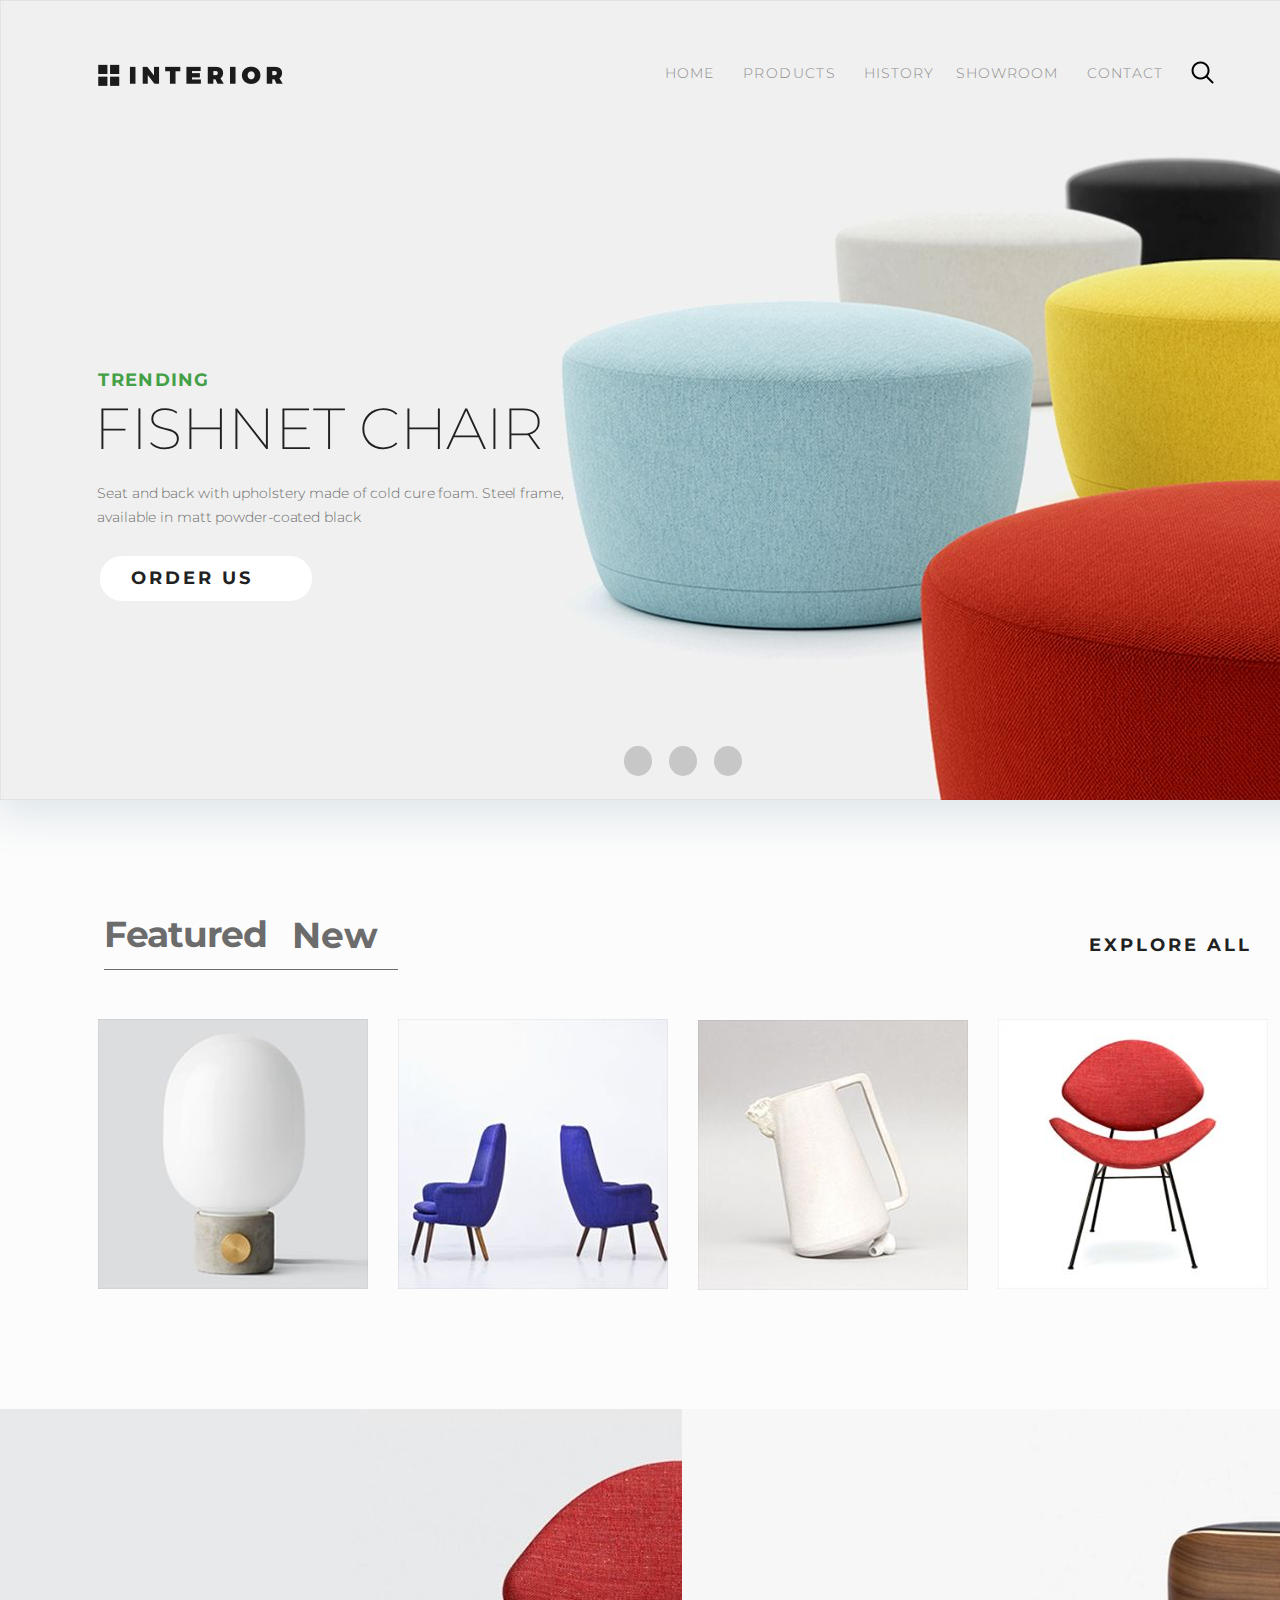
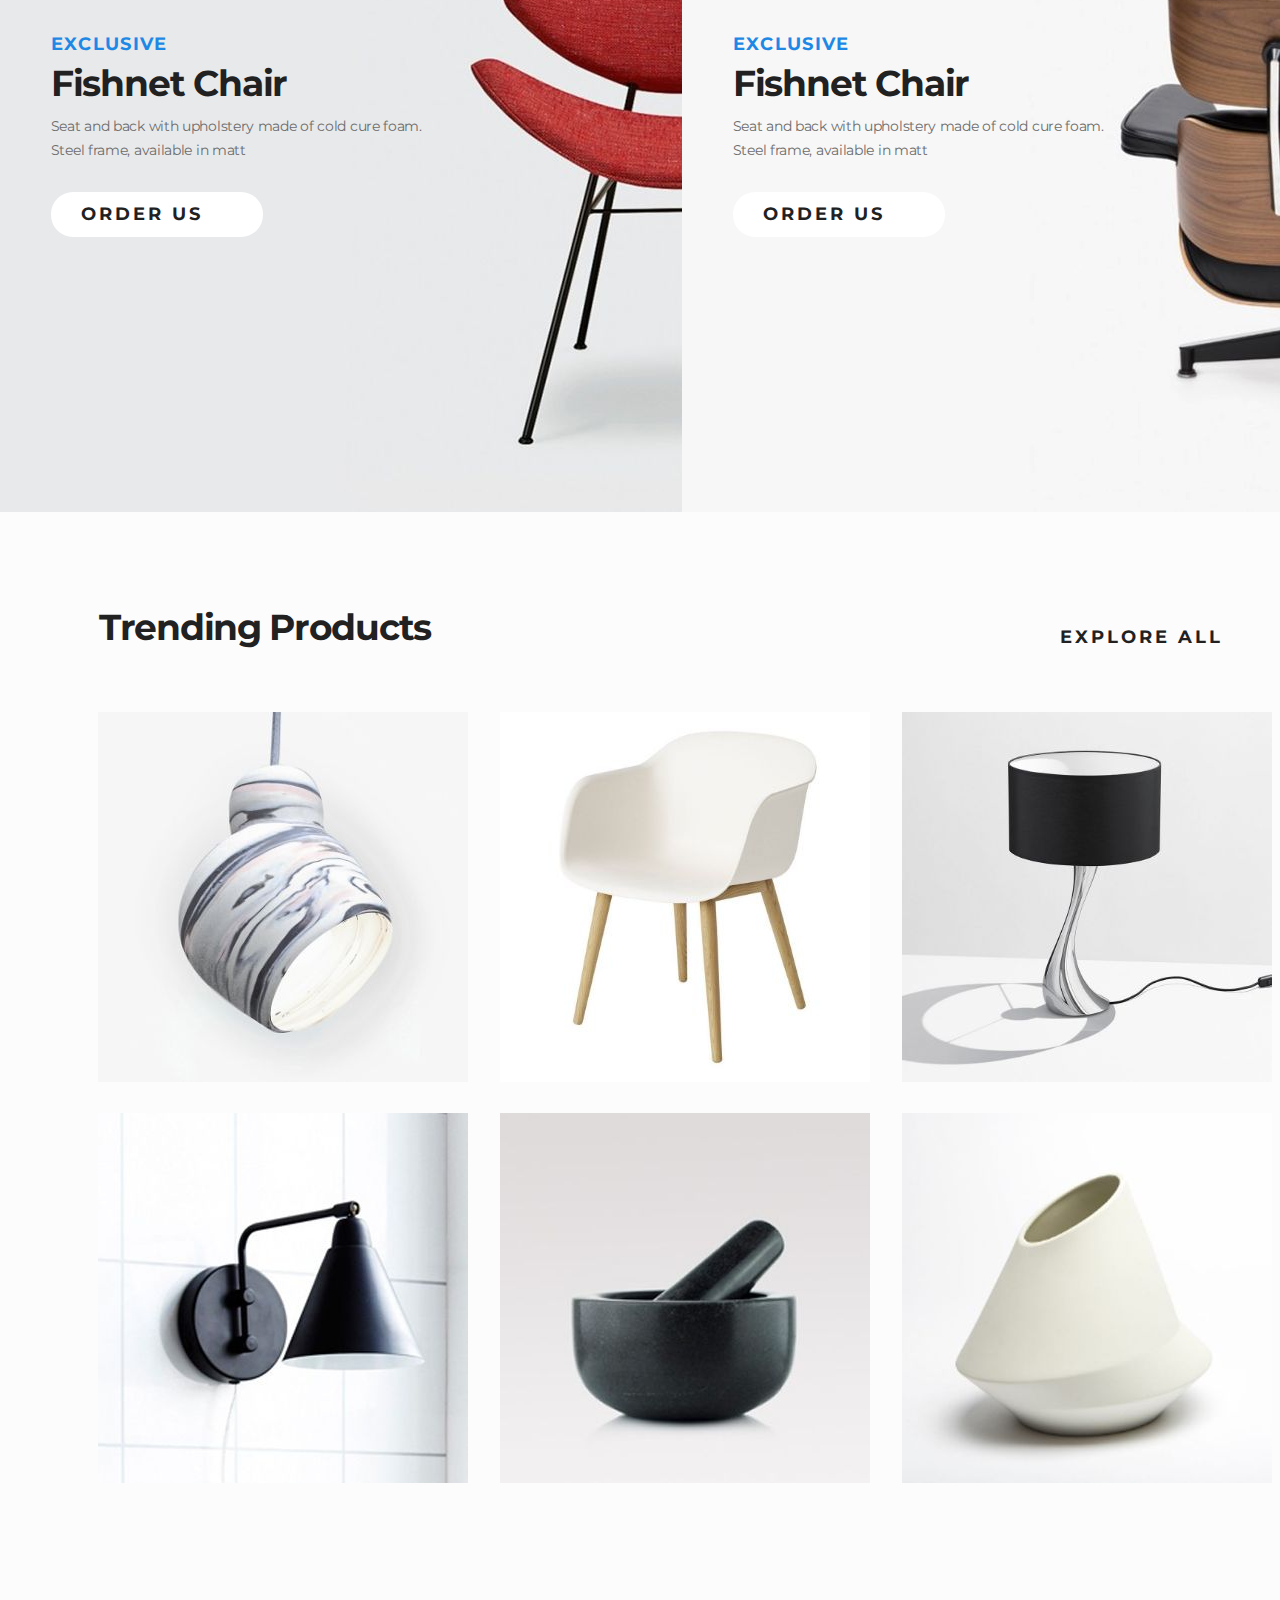
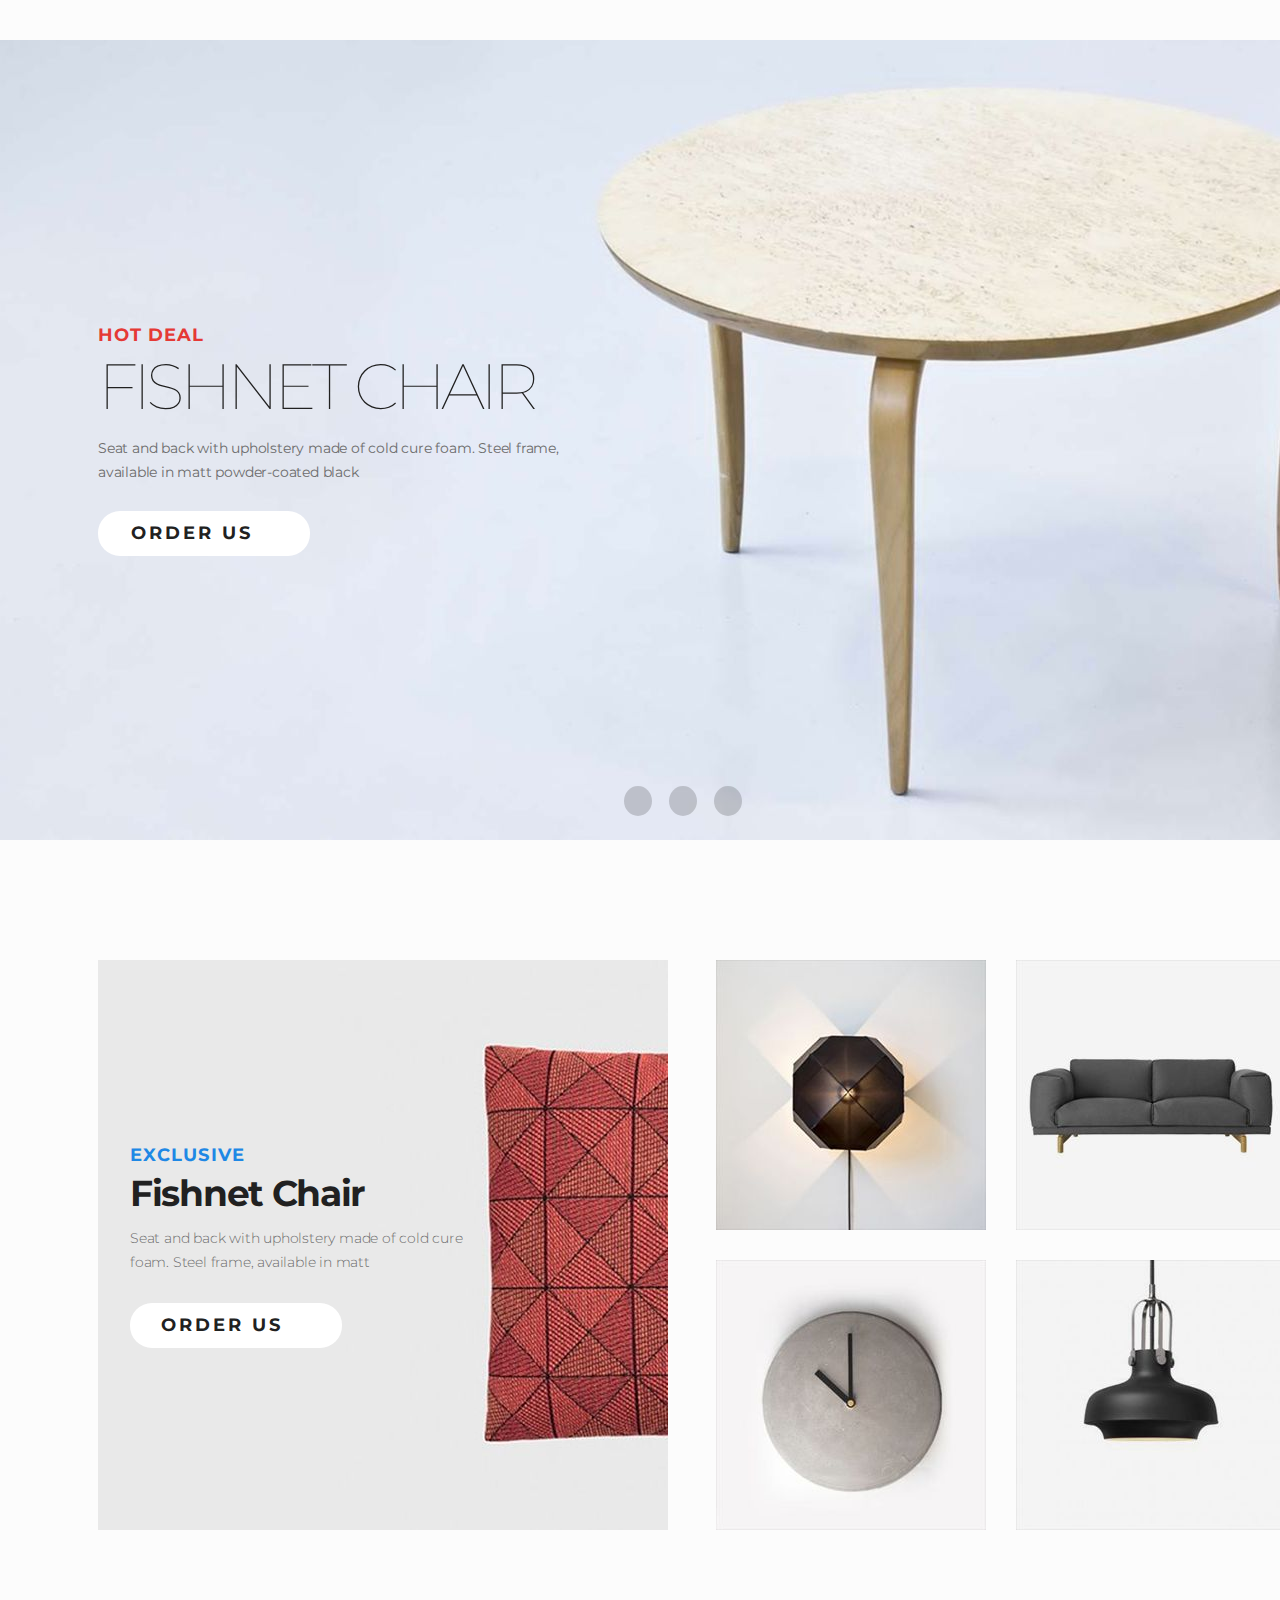
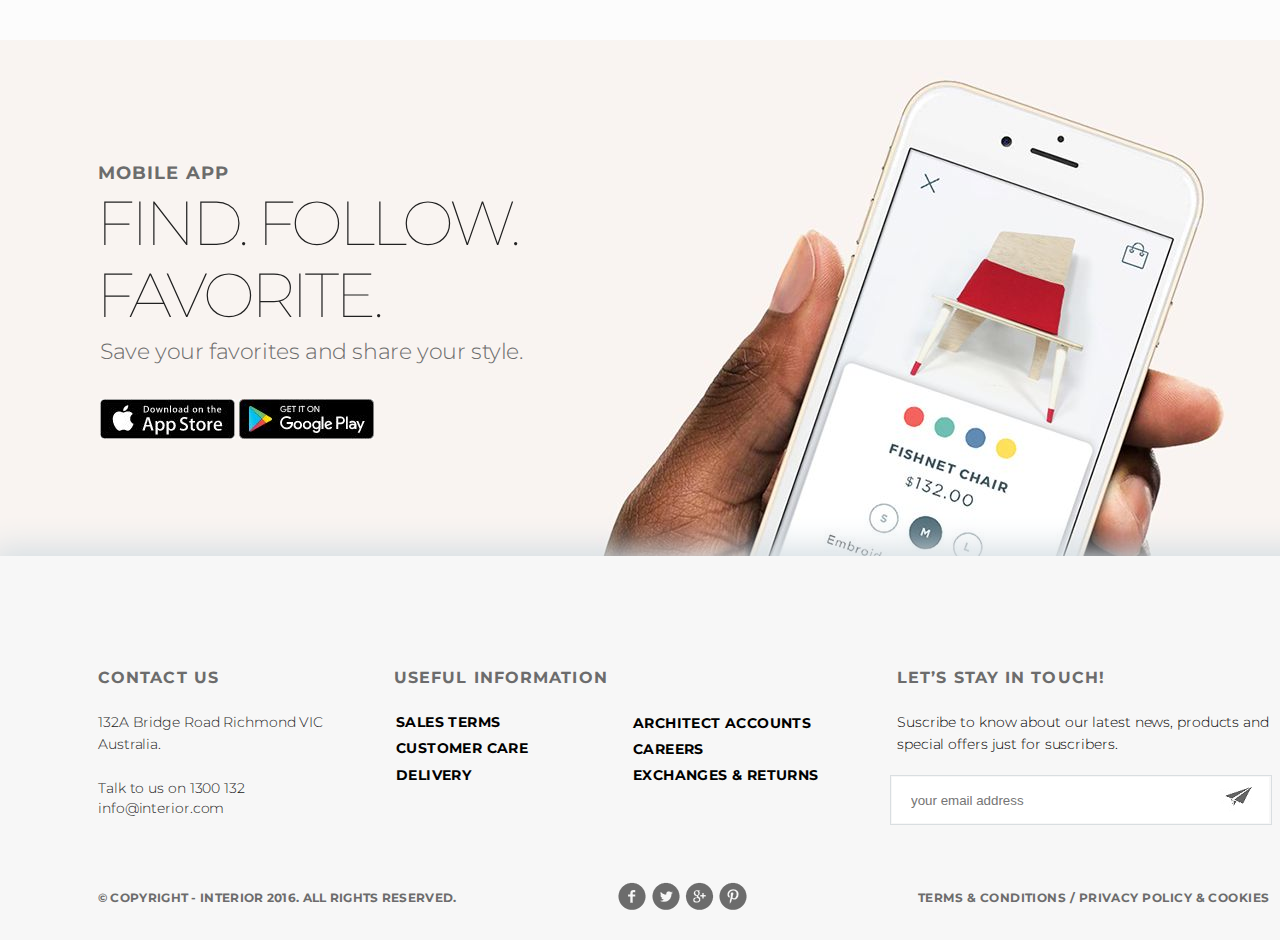
<file: index.html>
<!DOCTYPE html>
<html lang="en">

<head>
    <meta charset="UTF-8">
    <link rel="stylesheet" type="text/css" href="css/style.css">
    <title>Главная страница</title>
</head>

<body>
    <div class="conteiner">
        <div class="header">
            <a href="index.html" class="logo"><img src="img/logo.png" alt="logo"></a>
            <div class="menu">
                <ul>
                    <li class="menu01"><a href="index.html">HOME</a></li>
                    <li class="menu02"><a href="produkt.html">PRODUCTS</a></li>
                    <li class="menu03"><a href="history.html">HISTORY</a></li>
                    <li class="menu04"><a href="produkt_deails.html">SHOWROOM</a></li>
                    <li class="menu05"><a href="contakt.html">CONTACT</a></li>
                </ul>
                <div class="lupa">
                    <a href="#"><img src="img/search.png" alt="lupa"></a>
                </div>
            </div>
            <div class="text">
                <h3>TRENDING</h3>
                <h1>Fishnet Chair</h1>
                <p>Seat and back with upholstery made of cold cure foam. Steel frame, available in matt powder-coated black</p> <a href="#" class="Order"><span>Order Us</span></a> </div>
            <div class="round1">
                <div class="round">
                    <ul>
                        <li class="krug1">
                            <a href="#"></a>
                        </li>
                        <li class="krug2">
                            <a href="index.html"></a>
                        </li>
                        <li class="krug3">
                            <a href="#"></a>
                        </li>
                    </ul>
                </div>
            </div>
        </div>
        <div class="block2">
            <div class="featured2">
                <ul>
                    <li class="Featured11"><a href="#">Featured</a></li>
                    <li class="New11"><a href="#">New</a></li>
                </ul>
            </div>
            <p><a href="#">explore all</a></p>
            <div class="produkt">
                <div class="produkt1">
                    <div class="hover">
                        <ul>
                            <li class="button">
                                <a href="#"></a>
                            </li>
                            <li>
                                <h3>Fishnet Chair</h3></li>
                            <li>
                                <p>Seat and back with upholstery made of cold cure foam </p>
                            </li>
                        </ul>
                    </div>
                </div>
                <div class="produkt2">
                    <div class="hover">
                        <ul>
                            <li class="button">
                                <a href="#"></a>
                            </li>
                            <li>
                                <h3>Fishnet Chair</h3></li>
                            <li>
                                <p>Seat and back with upholstery made of cold cure foam </p>
                            </li>
                        </ul>
                    </div>
                </div>
                <div class="produkt3">
                    <div class="hover">
                        <ul>
                            <li class="button">
                                <a href="#"></a>
                            </li>
                            <li>
                                <h3>Fishnet Chair</h3></li>
                            <li>
                                <p>Seat and back with upholstery made of cold cure foam </p>
                            </li>
                        </ul>
                    </div>
                </div>
                <div class="produkt4">
                    <div class="hover">
                        <ul>
                            <li class="button">
                                <a href="#"></a>
                            </li>
                            <li>
                                <h3>Fishnet Chair</h3></li>
                            <li>
                                <p>Seat and back with upholstery made of cold cure foam </p>
                            </li>
                        </ul>
                    </div>
                </div>
            </div>
        </div>
        <div class="block3">
            <div class="color1">
                <div class="text1">
                    <h3>exclusive</h3>
                    <h1>Fishnet Chair</h1>
                    <p>Seat and back with upholstery made of cold cure foam. Steel frame, available in matt</p> <a href="#" class="Order"><span>Order Us</span></a> </div>
            </div>
            <div class="color2">
                <div class="text1">
                    <h3>exclusive</h3>
                    <h1>Fishnet Chair</h1>
                    <p>Seat and back with upholstery made of cold cure foam. Steel frame, available in matt </p> <a href="#" class="Order"><span>Order Us</span></a> </div>
            </div>
        </div>
        <div class="block4">
            <p><a href="#">explore all</a></p> <span>Trending Products</span>
            <div class="block4a">
                <ul>
                    <li>
                        <a href="#"><img src="img/product-11.jpg" alt="foto"></a>
                    </li>
                    <li class="png">
                        <a href="#"><img src="img/product-21.jpg" alt="foto"></a>
                    </li>
                    <li>
                        <a href="#"><img src="img/product-31.jpg" alt="foto"></a>
                    </li>
                </ul>
            </div>
            <div class="block4b">
                <ul>
                    <li>
                        <a href="#"><img src="img/product-41.jpg" alt="foto"></a>
                    </li>
                    <li>
                        <a href="#"><img src="img/product-5.jpg" alt="foto"></a>
                    </li>
                    <li>
                        <a href="#"><img src="img/product-6.jpg" alt="foto"></a>
                    </li>
                </ul>
            </div>
        </div>
        <div class="block5">
            <div class="block5a">
                <h3>Hot deal</h3>
                <h1>Fishnet Chair</h1>
                <p>Seat and back with upholstery made of cold cure foam. Steel frame, available in matt powder-coated black </p> <a href="#" class="Order"><span>Order Us</span></a> </div>
            <div class="round1">
                <div class="round">
                    <ul>
                        <li class="krug1">
                            <a href="#"></a>
                        </li>
                        <li class="krug2">
                            <a href="index.html"></a>
                        </li>
                        <li class="krug3">
                            <a href="#"></a>
                        </li>
                    </ul>
                </div>
            </div>
        </div>
        <div class="block6">
            <div class="block6a">
                <div class="block6b">
                    <h3>exclusive</h3>
                    <h1>Fishnet Chair</h1>
                    <p>Seat and back with upholstery made of cold cure foam. Steel frame, available in matt</p>
                    <a href="#" class="Order"> <span>Order Us</span> </a>
                </div>
            </div>
            <div class="foto4">
                <ul>
                    <li>
                        <a href=""><img src="img/product-3-sm.jpg" alt="foto"></a>
                    </li>
                    <li>
                        <a href=""><img src="img/product-2-sm.jpg" alt="foto"></a>
                    </li>
                    <li>
                        <a href=""><img src="img/product-5-sm.jpg" alt="foto"></a>
                    </li>
                    <li>
                        <a href=""><img src="img/product-4-sm.jpg" alt="foto"></a>
                    </li>
                </ul>
            </div>
        </div>
        <div class="block7">
            <div class="block7a">
                <h3>mobile app</h3>
                <h1>Find. Follow. Favorite.</h1>
                <p>Save your favorites and share your style.</p>
                <ul>
                    <li>
                        <a href="#"><img src="img/app-store.jpg" alt="foto"></a>
                    </li>
                    <li>
                        <a href="#"><img src="img/google-play.jpg" alt="foto"></a>
                    </li>
                </ul>
            </div>
        </div>
        <div class="footer">
            <div class="grey">
             <a href="contakt.html" class="Contact">Contact Us</a>
             <a href="#" class="Useful">Useful Information</a> 
             <a href="#" class="stay">Let’s Stay in Touch!</a>
            </div>
            <div class="adress">
                <ul>
                    <li>
                        <a href="#"><p>132A Bridge Road Richmond VIC Australia.</p></a>
                    </li>
                    <li id="adress1">
                        <p>Talk to us on 1300 132</p>
                    </li>
                    <li>
                        <a href="#">
                            <p>info@interior.com</p>
                        </a>
                    </li>
                </ul>
            </div>
            <div class="fmenu">
                <ul>
                    <li><a href="#">Sales terms</a></li>
                    <li><a href="#">Customer care</a></li>
                    <li><a href="#">Delivery</a></li>
                </ul>
            </div>
            <div class="f2menu">
                <ul>
                    <li><a href="#">Architect accounts</a></li>
                    <li><a href="#">Careers</a></li>
                    <li><a href="#">Exchanges & returns</a></li>
                </ul>
            </div><span class="Suscribe">Suscribe to know about our latest news, products and special offers just for suscribers.</span> <span class="Copyright">© Copyright - INTERIOR 2016. All Rights Reserved.</span> <span class="terms">Terms & Conditions  /  Privacy policy & Cookies</span>
            <form action="#">
                <div class="email">
                    <input type="email" placeholder="your email address">
                    <input type="submit" value=""> </div>
            </form>
            <div class="silka">
                <ul>
                    <li>
                        <a href="#"></a>
                    </li>
                    <li>
                        <a href="#"></a>
                    </li>
                    <li>
                        <a href="#"></a>
                    </li>
                    <li>
                        <a href="#"></a>
                    </li>
                </ul>
            </div>
        </div>
    </div>
</body>

</html>
</file>
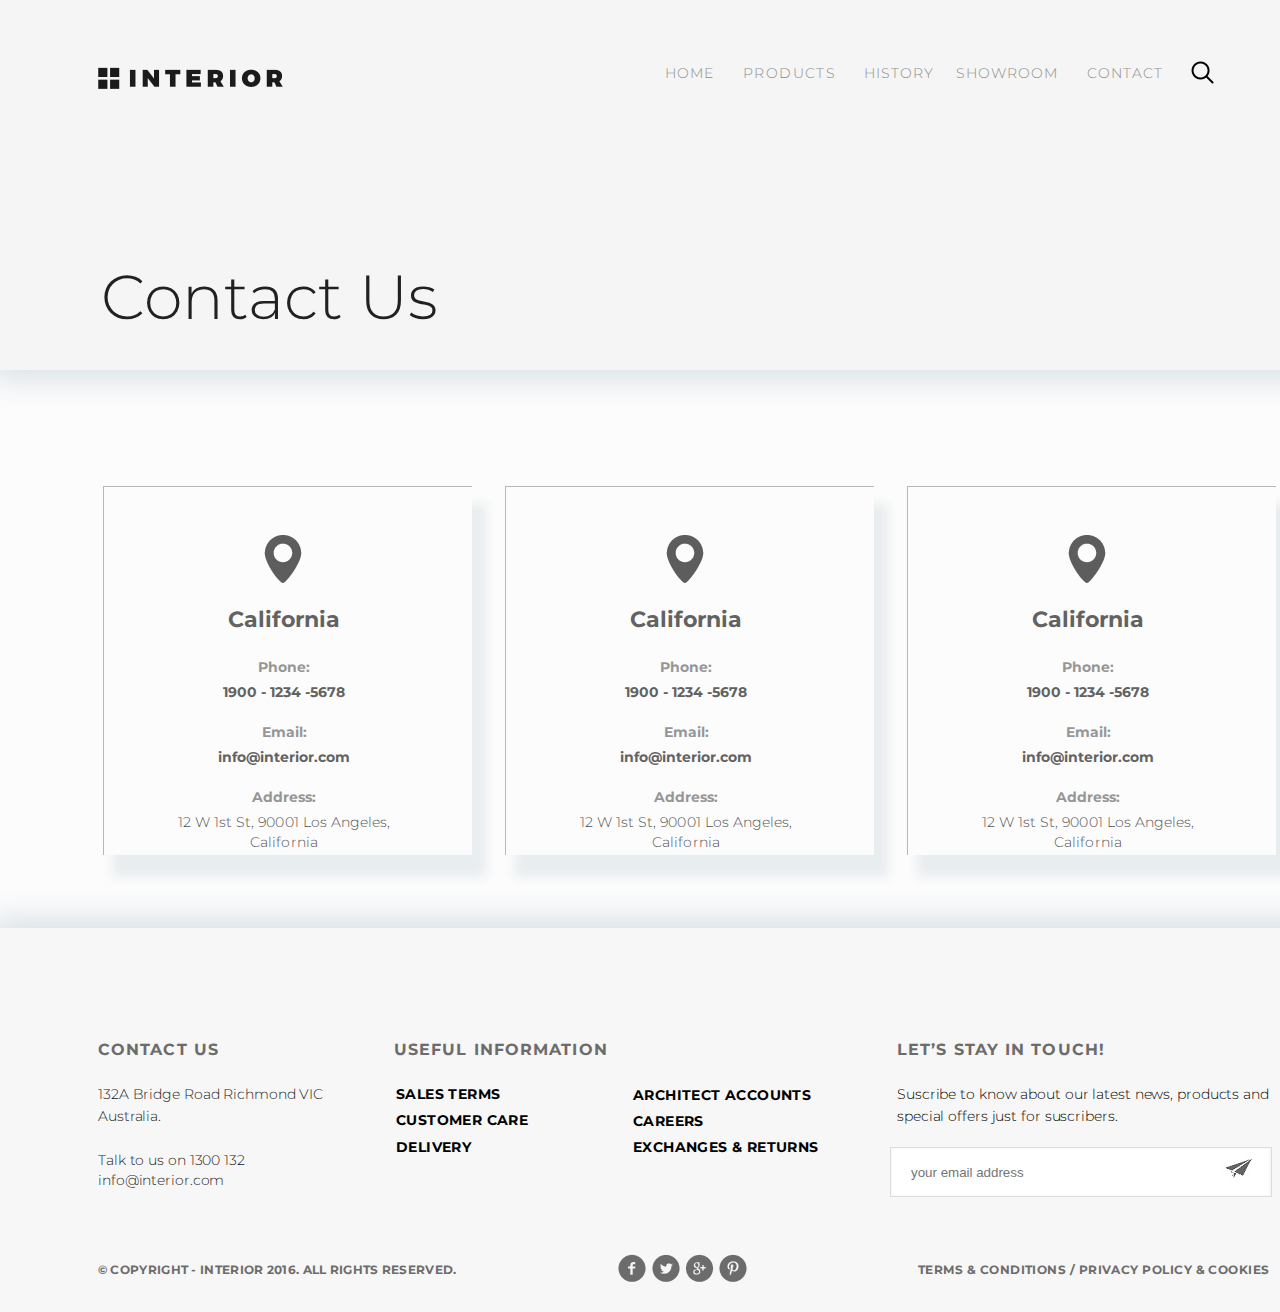
<file: contakt.html>
<!DOCTYPE html>
<html lang="en">

<head>
    <meta charset="UTF-8">
    <link rel="stylesheet" type="text/css" href="css/contakt.css">
    <link rel="stylesheet" type="text/css" href="css/style.css">
    <title>contakt</title>
</head>

<body>
    <div class="conteiner1">
        <div class="header1">
            <a href="index.html" class="logo"><img src="img/logo.png" alt="logo"></a>
            <div class="menu">
               <ul>
                    <li class="menu01"><a href="index.html">HOME</a></li>
                    <li class="menu02"><a href="produkt.html">PRODUCTS</a></li>
                    <li class="menu03"><a href="history.html">HISTORY</a></li>
                    <li class="menu04"><a href="produkt_deails.html">SHOWROOM</a></li>
                    <li class="menu05"><a href="contakt.html">CONTACT</a></li>
                </ul>
                <div class="lupa">
                    <a href="#"><img src="img/search.png" alt="lupa"></a>
                </div>
            </div> <h1>Contact Us</h1>
         </div>
        <div class="bodyContackt">
            <div class="bodyContackt1">
                <div class="ul1">
                    <ul>
                        <li class="li1"></li>
                        <li class="li2">California</li>
                        <li class="li3">Phone:</li>
                        <li class="li4">1900 - 1234 -5678</li>
                        <li class="li3">Email:</li>
                        <li class="li4">info@interior.com</li>
                        <li class="li3">Address:</li>
                        <li class="li5">12 W 1st St, 90001 Los Angeles, California</li>
                    </ul>
                </div>
                <div class="ul1">
                    <ul>
                        <li class="li1"></li>
                        <li class="li2">California</li>
                        <li class="li3">Phone:</li>
                        <li class="li4">1900 - 1234 -5678</li>
                        <li class="li3">Email:</li>
                        <li class="li4">info@interior.com</li>
                        <li class="li3">Address:</li>
                        <li class="li5">12 W 1st St, 90001 Los Angeles, California</li>
                    </ul>
                </div>
                <div class="ul1">
                    <ul>
                        <li class="li1"></li>
                        <li class="li2">California</li>
                        <li class="li3">Phone:</li>
                        <li class="li4">1900 - 1234 -5678</li>
                        <li class="li3">Email:</li>
                        <li class="li4">info@interior.com</li>
                        <li class="li3">Address:</li>
                        <li class="li5">12 W 1st St, 90001 Los Angeles, California</li>
                    </ul>
                </div>
            </div>
        </div>
        <div class="footer">
             <div class="grey">
             <a href="contakt.html" class="Contact">Contact Us</a>
             <a href="#" class="Useful">Useful Information</a> 
             <a href="#" class="stay">Let’s Stay in Touch!</a>
            </div>
            <div class="adress">
                <ul>
                    <li>
                        <a href="#"><p>132A Bridge Road Richmond VIC Australia.</p></a>
                    </li>
                    <li id="adress1">
                        <p>Talk to us on 1300 132</p>
                    </li>
                    <li>
                        <a href="#">
                            <p>info@interior.com</p>
                        </a>
                    </li>
                </ul>
            </div>
            <div class="fmenu">
                <ul>
                    <li><a href="#"><h4>Sales terms</h4></a></li>
                    <li><a href="#">Customer care</a></li>
                    <li><a href="#">Delivery</a></li>
                </ul>
            </div>
            <div class="f2menu">
                <ul>
                    <li><a href="#">Architect accounts</a></li>
                    <li><a href="#">Careers</a></li>
                    <li><a href="#">Exchanges & returns</a></li>
                </ul>
            </div> <span class="Suscribe">Suscribe to know about our latest news, products and special offers just for suscribers.</span> <span class="Copyright">© Copyright - INTERIOR 2016. All Rights Reserved.</span> <span class="terms">Terms & Conditions  /  Privacy policy & Cookies</span>
            <form action="#">
                <div class="email">
                    <input type="email" placeholder="your email address">
                    <input type="submit" value=""> </div>
            </form>
            <div class="silka">
                <ul>
                    <li>
                        <a href="#"></a>
                    </li>
                    <li>
                        <a href="#"></a>
                    </li>
                    <li>
                        <a href="#"></a>
                    </li>
                    <li>
                        <a href="#"></a>
                    </li>
                </ul>
            </div>
        </div>
    </div>
</body>

</html>
</file>
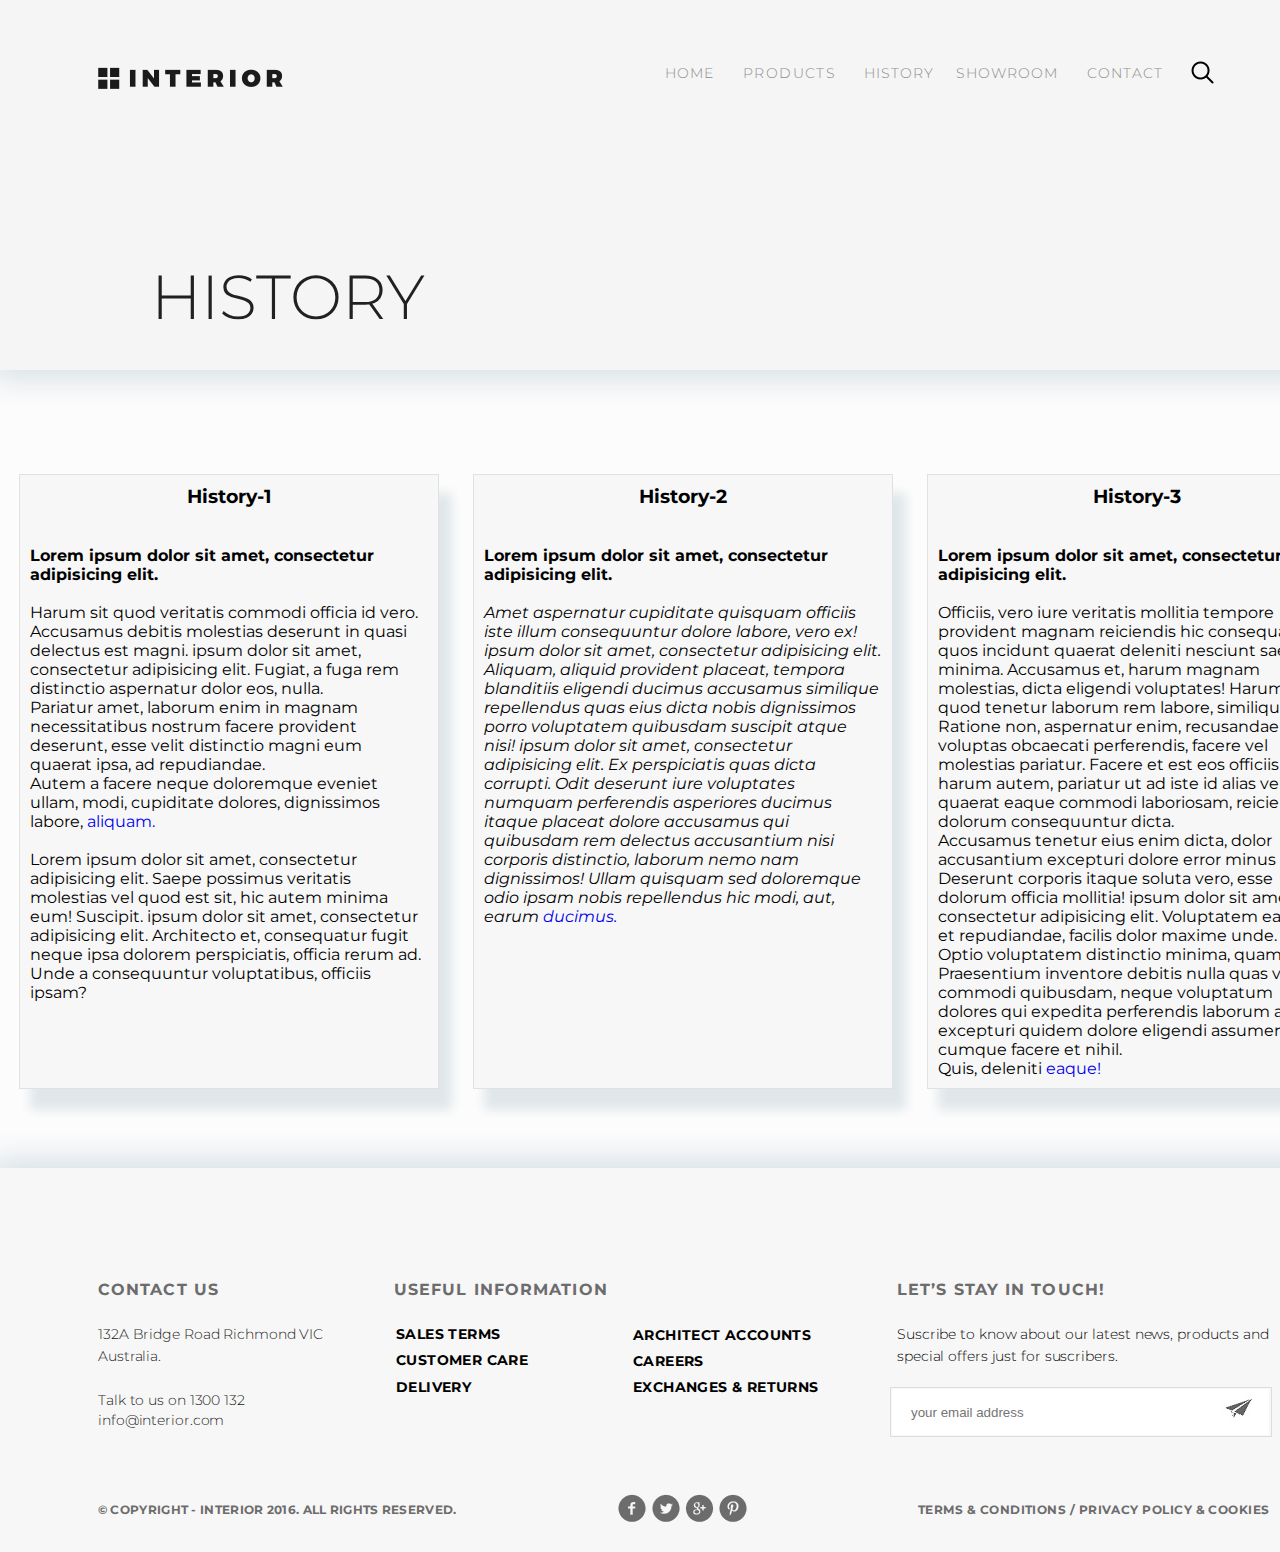
<file: history.html>
<!DOCTYPE html>
<html lang="zxx">
<head>
    <meta charset="UTF-8">
    <title>history</title>
    <link rel="stylesheet" href="css/history.css">
    <link rel="stylesheet" href="css/style.css">
    <link rel="stylesheet" href="css/contakt.css">
</head>
<body>
    <div class="conteiner">
        <div class="header1">
            <a href="index.html" class="logo"><img src="img/logo.png" alt="logo"></a>
            <div class="menu">
                <ul>
                    <li class="menu01"><a href="index.html">HOME</a></li>
                    <li class="menu02"><a href="produkt.html">PRODUCTS</a></li>
                    <li class="menu03"><a href="history.html">HISTORY</a></li>
                    <li class="menu04"><a href="produkt_deails.html">SHOWROOM</a></li>
                    <li class="menu05"><a href="contakt.html">CONTACT</a></li>
                </ul>
                <div class="lupa">
                    <a href="#"><img src="img/search.png" alt="lupa"></a>
                </div>
            </div > <h1 class="history">history</h1>
         </div>
        <div class="bodyhistory">
            <div class="conteynier5">
                   <div class="box">
                   <h3>History-1</h3>
                   <br>
                   <br>
                   <p><b>Lorem ipsum dolor sit amet, consectetur adipisicing elit.</b><br>
                   <br> 
                   
                       <p>Harum sit quod veritatis commodi officia id vero. Accusamus debitis molestias deserunt in quasi delectus est magni. ipsum dolor sit amet, consectetur adipisicing elit. Fugiat, a fuga rem distinctio aspernatur dolor eos, nulla.</p> <p> Pariatur amet, laborum enim in magnam necessitatibus nostrum facere provident deserunt, esse velit distinctio magni eum quaerat ipsa, ad repudiandae.</p> <p> Autem a facere neque doloremque eveniet ullam, modi, cupiditate dolores, dignissimos labore, <a href="#">aliquam.</a></p> 
                   <br>
                   <p>Lorem ipsum dolor sit amet, consectetur adipisicing elit. Saepe possimus veritatis molestias vel quod est sit, hic autem minima eum! Suscipit. ipsum dolor sit amet, consectetur adipisicing elit. Architecto et, consequatur fugit neque ipsa dolorem perspiciatis, officia rerum ad. Unde a consequuntur voluptatibus, officiis ipsam?</p></div>
                   <div class="box">
                   <h3>History-2</h3>
                   <br><br>
                   <p><b>Lorem ipsum dolor sit amet, consectetur adipisicing elit.</b><br><br>
                   <i> Amet aspernatur cupiditate quisquam officiis iste illum consequuntur dolore labore, vero ex! ipsum dolor sit amet, consectetur adipisicing elit. Aliquam, aliquid provident placeat, tempora blanditiis eligendi ducimus accusamus similique repellendus quas eius dicta nobis dignissimos porro voluptatem quibusdam suscipit atque nisi! ipsum dolor sit amet, consectetur adipisicing elit. Ex perspiciatis quas dicta corrupti. Odit deserunt iure voluptates numquam perferendis asperiores ducimus itaque placeat dolore accusamus qui quibusdam rem delectus accusantium nisi corporis distinctio, laborum nemo nam dignissimos! Ullam quisquam sed doloremque odio ipsam nobis repellendus hic modi, aut, earum <a href="#">ducimus.</a></i></p></div>
                   <div class="box"><h3>History-3</h3>
                   <br><br><p><b>Lorem ipsum dolor sit amet, consectetur adipisicing elit. </b><br><br>
                       <p>Officiis, vero iure veritatis mollitia tempore provident magnam reiciendis hic consequatur quos incidunt quaerat deleniti nesciunt saepe vel minima. Accusamus et, harum magnam molestias, dicta eligendi voluptates! Harum enim quod tenetur laborum rem labore, similique.</p> <p> Ratione non, aspernatur enim, recusandae ex voluptas obcaecati perferendis, facere vel molestias pariatur. Facere et est eos officiis harum autem, pariatur ut ad iste id alias vel quod quaerat eaque commodi laboriosam, reiciendis dolorum consequuntur dicta.</p> <p> Accusamus tenetur eius enim dicta, dolor accusantium excepturi dolore error minus nobis! Deserunt corporis itaque soluta vero, esse dolorum officia mollitia! ipsum dolor sit amet, consectetur adipisicing elit. Voluptatem earum et repudiandae, facilis dolor maxime unde.</p> <p> Optio voluptatem distinctio minima, quam esse.</p> <p> Praesentium inventore debitis nulla quas vero commodi quibusdam, neque voluptatum dolores qui expedita perferendis laborum aliquid, excepturi quidem dolore eligendi assumenda cumque facere et nihil. </p> <p>Quis, deleniti <a href="#">eaque!</a></p></div>
               </div>
        </div>
        <div class="footer">
             <div class="grey">
             <a href="contakt.html" class="Contact">Contact Us</a>
             <a href="#" class="Useful">Useful Information</a> 
             <a href="#" class="stay">Let’s Stay in Touch!</a>
            </div>
            <div class="adress">
                <ul>
                    <li>
                        <a href="#"><p>132A Bridge Road Richmond VIC Australia.</p></a>
                    </li>
                    <li id="adress1">
                        <p>Talk to us on 1300 132</p>
                    </li>
                    <li>
                        <a href="#">
                            <p>info@interior.com</p>
                        </a>
                    </li>
                </ul>
            </div>
            <div class="fmenu">
                <ul>
                    <li><a href="#"><h4>Sales terms</h4></a></li>
                    <li><a href="#">Customer care</a></li>
                    <li><a href="#">Delivery</a></li>
                </ul>
            </div>
            <div class="f2menu">
                <ul>
                    <li><a href="#">Architect accounts</a></li>
                    <li><a href="#">Careers</a></li>
                    <li><a href="#">Exchanges & returns</a></li>
                </ul>
            </div> <span class="Suscribe">Suscribe to know about our latest news, products and special offers just for suscribers.</span> <span class="Copyright">© Copyright - INTERIOR 2016. All Rights Reserved.</span> <span class="terms">Terms & Conditions  /  Privacy policy & Cookies</span>
            <form action="#">
                <div class="email">
                    <input type="email" placeholder="your email address">
                    <input type="submit" value=""> </div>
            </form>
            <div class="silka">
                <ul>
                    <li>
                        <a href="#"></a>
                    </li>
                    <li>
                        <a href="#"></a>
                    </li>
                    <li>
                        <a href="#"></a>
                    </li>
                    <li>
                        <a href="#"></a>
                    </li>
                </ul>
            </div>
        </div>
    </div>
</body>
</html>
</file>
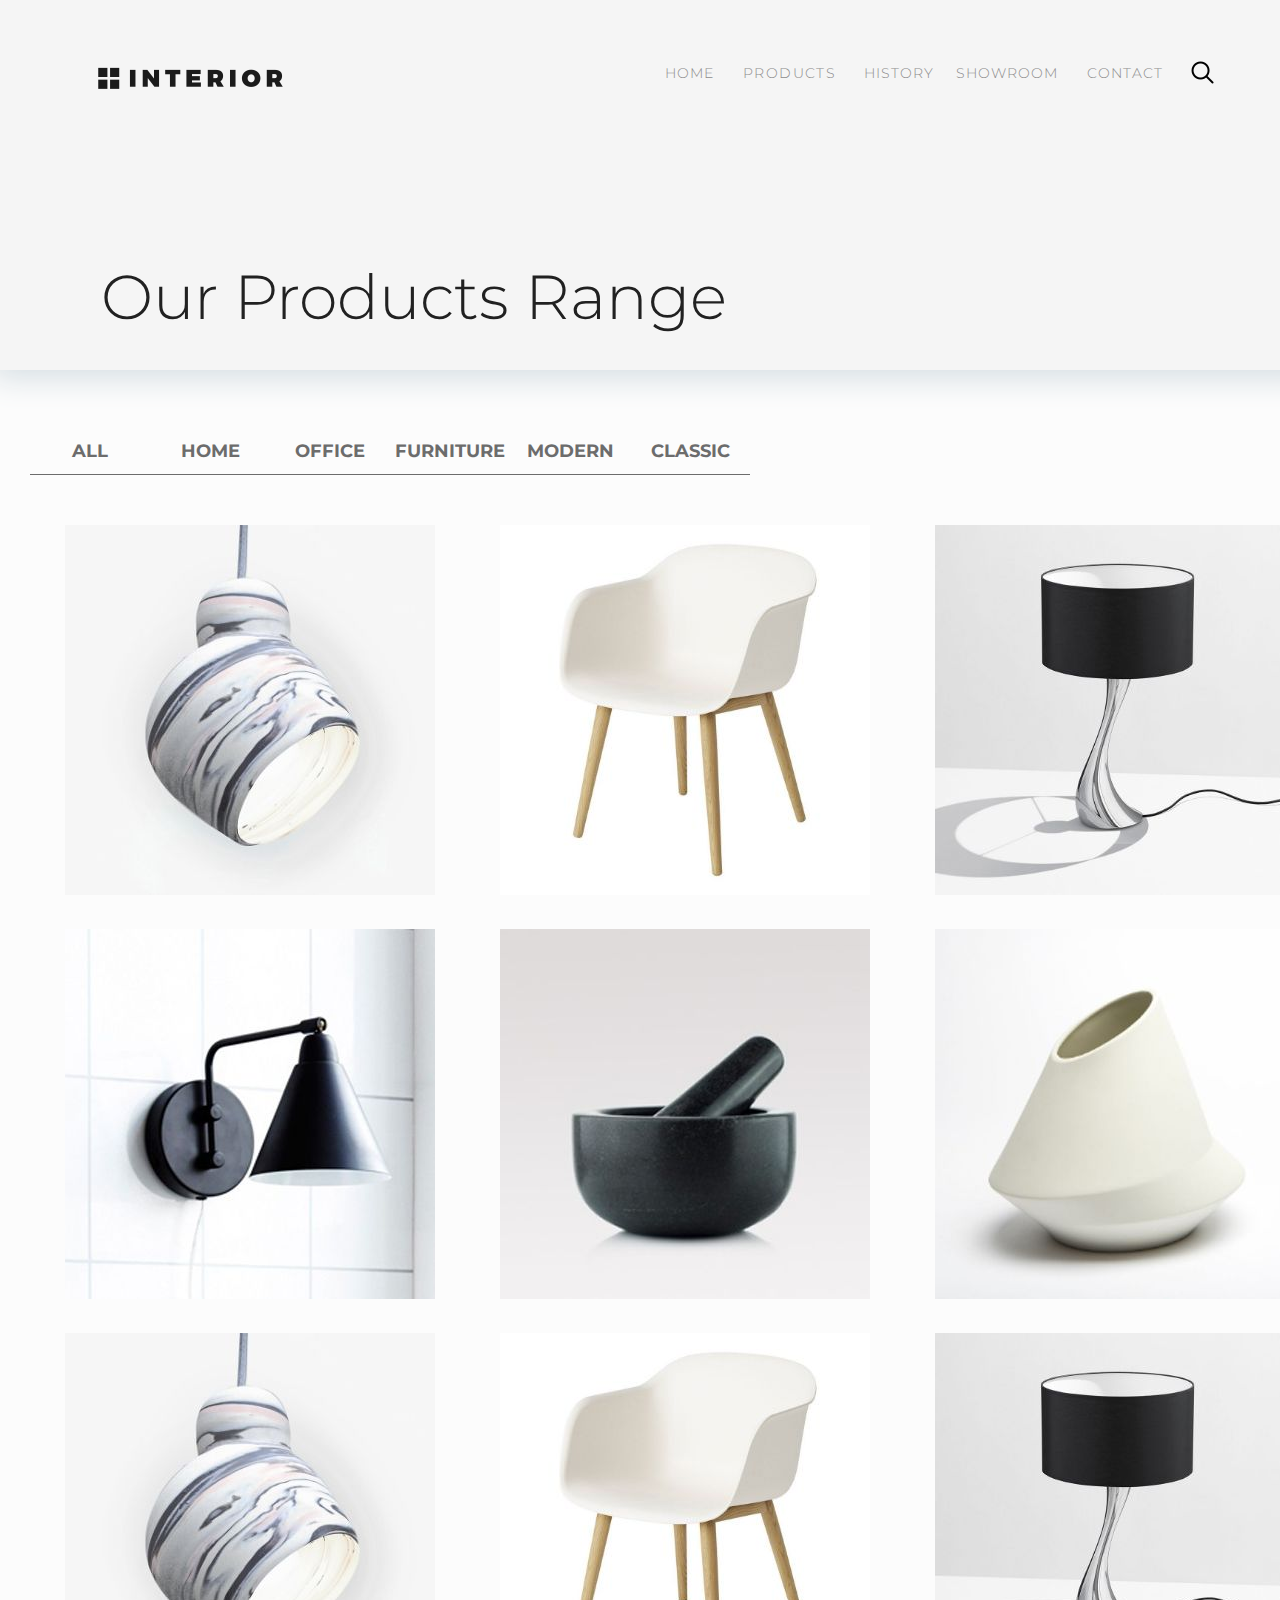
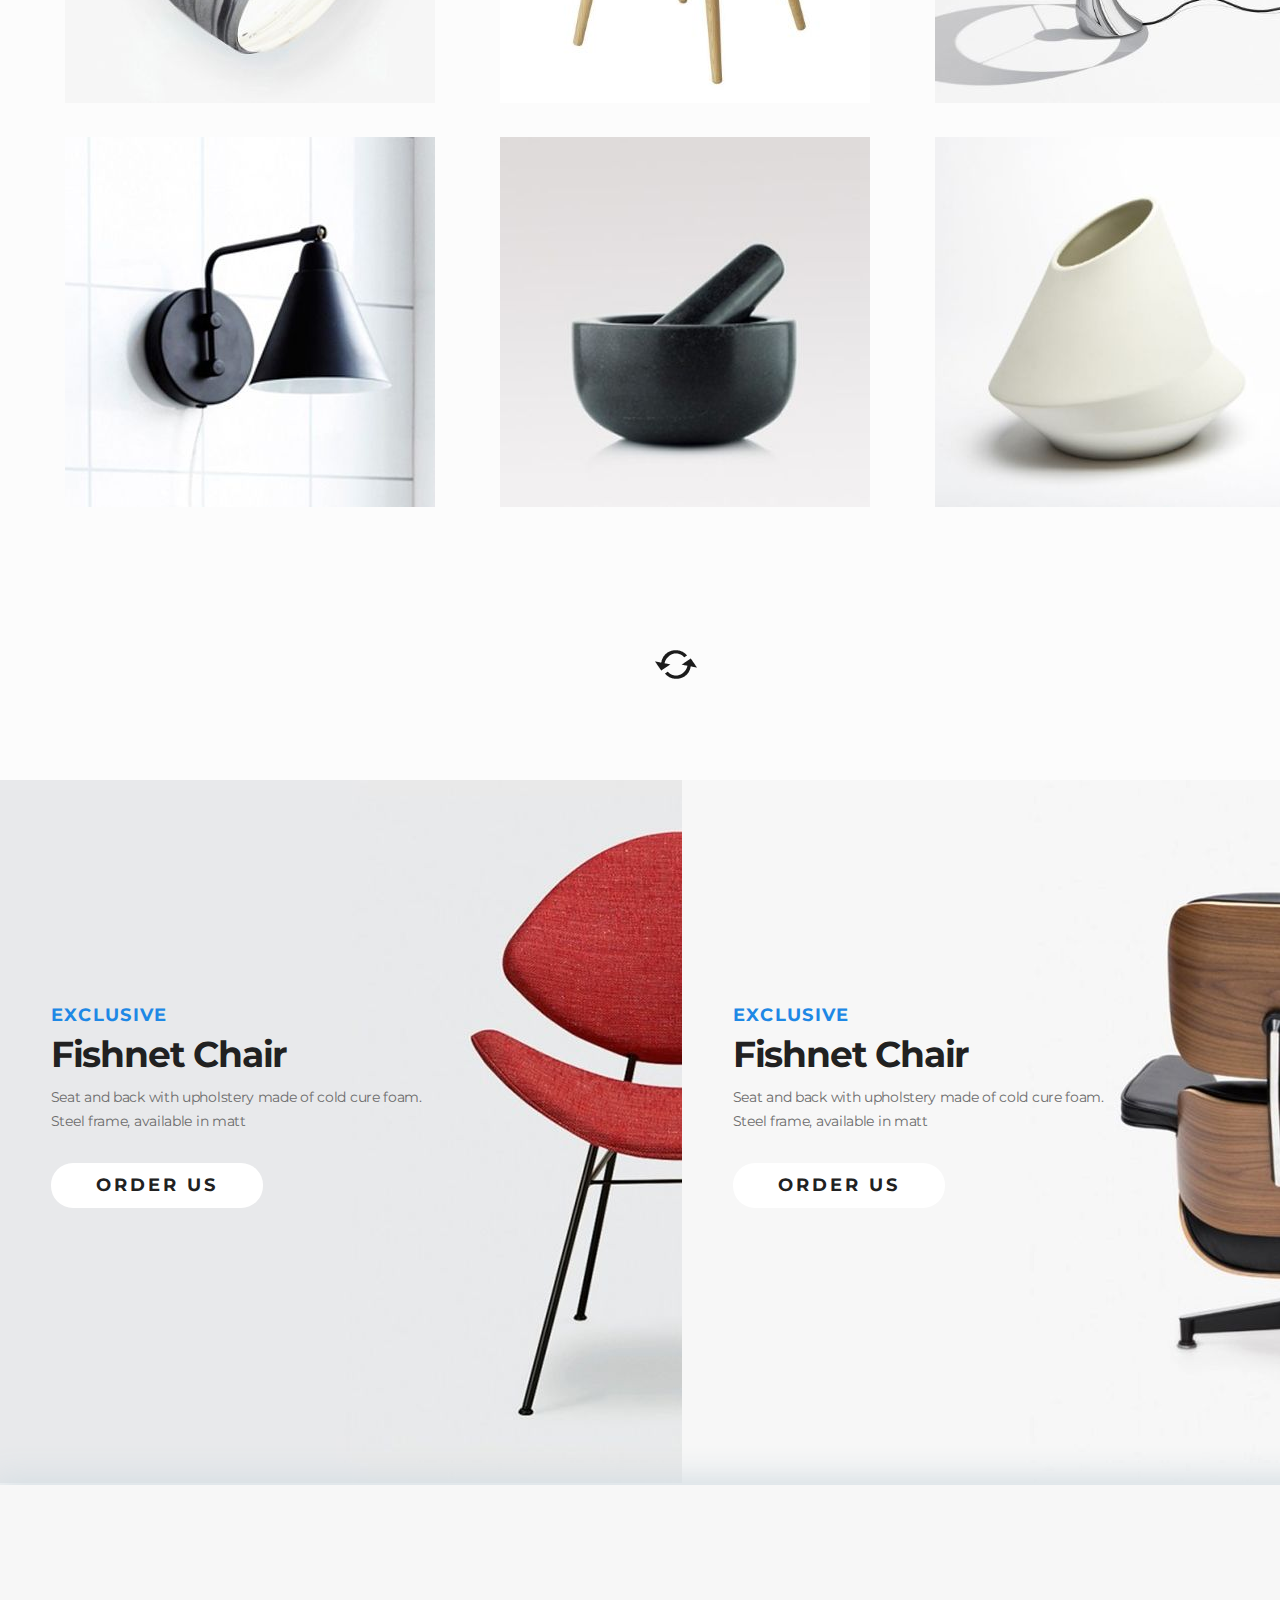
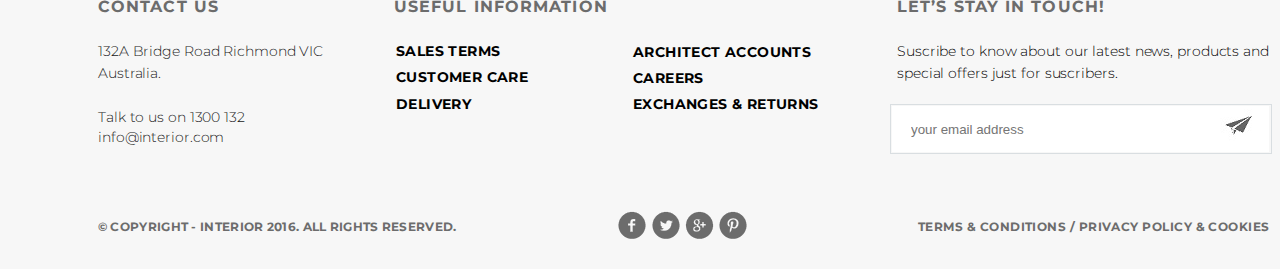
<file: produkt.html>
<!DOCTYPE html>
<html lang="en">

<head>
    <meta charset="UTF-8">
    <link rel="stylesheet" type="text/css" href="css/produkt.css">
    <link rel="stylesheet" type="text/css" href="css/style.css">
    <link rel="stylesheet" type="text/css" href="css/contakt.css">
    <title>produkt</title>
</head>

<body>
    <div class="conteiner2">
        <div class="header1">
            <a href="index.html" class="logo"><img src="img/logo.png" alt="logo"></a>
            <div class="menu">
               <ul>
                    <li class="menu01"><a href="index.html">HOME</a></li>
                    <li class="menu02"><a href="produkt.html">PRODUCTS</a></li>
                    <li class="menu03"><a href="history.html">HISTORY</a></li>
                    <li class="menu04"><a href="produkt_deails.html">SHOWROOM</a></li>
                    <li class="menu05"><a href="contakt.html">CONTACT</a></li>
                </ul>
                <div class="lupa">
                    <a href="#"><img src="img/search.png" alt="lupa"></a>
                </div>
            </div>
            <h1>Our Products Range</h1> </div>
        <div class="bodyprodukt">
            <div class="block41">
                <div class="menu1">
                    <ul>
                        <li class="all"><a href="#">ALL</a> </li>
                        <li class="all"><a href="index.html">HOME</a></li>
                        <li class="all"><a href="#">OFFICE</a> </li>
                        <li><a href="#">FURNITURE</a></li>
                        <li><a href="#">MODERN</a> </li>
                        <li><a href="#">CLASSIC</a> </li>
                    </ul>
                </div>
                <div class="block4a">
                    <ul>
                        <li>
                            <a href=""><img src="img/product-11.jpg" alt="foto"></a>
                        </li>
                        <li class="png">
                            <a href=""><img src="img/product-21.jpg" alt="foto"></a>
                        </li>
                        <li>
                            <a href=""><img src="img/product-31.jpg" alt="foto"></a>
                        </li>
                    </ul>
                </div>
                <div class="block4b">
                    <ul>
                        <li>
                            <a href=""><img src="img/product-41.jpg" alt="foto"></a>
                        </li>
                        <li>
                            <a href=""><img src="img/product-5.jpg" alt="foto"></a>
                        </li>
                        <li>
                            <a href=""><img src="img/product-6.jpg" alt="foto"></a>
                        </li>
                    </ul>
                    <br>
                    <ul>
                        <li>
                            <a href=""><img src="img/product-11.jpg" alt="foto"></a>
                        </li>
                        <li class="png">
                            <a href=""><img src="img/product-21.jpg" alt="foto"></a>
                        </li>
                        <li>
                            <a href=""><img src="img/product-31.jpg" alt="foto"></a>
                        </li>
                    </ul>
                    <br>
                    <ul>
                        <li>
                            <a href=""><img src="img/product-41.jpg" alt="foto"></a>
                        </li>
                        <li>
                            <a href=""><img src="img/product-5.jpg" alt="foto"></a>
                        </li>
                        <li>
                            <a href=""><img src="img/product-6.jpg" alt="foto"></a>
                        </li>
                    </ul>
                </div>
            </div>
             <div id="load"><a href="#"><img src="img/load.png" alt="foto"></a></div>
            
            <div class="block3">
                <div class="color1">
                    <div class="text1">
                        <h3>exclusive</h3>
                        <h1>Fishnet Chair</h1>
                        <p>Seat and back with upholstery made of cold cure foam. Steel frame, available in matt</p> <a href="#" class="Order">Order Us</a>
                    </div>
                </div>
                <div class="color2">
                    <div class="text1">
                        <h3>exclusive</h3>
                        <h1>Fishnet Chair</h1>
                        <p>Seat and back with upholstery made of cold cure foam. Steel frame, available in matt </p> <a href="#" class="Order">Order Us</a>
                     </div>
                </div>
            </div>
        </div>
        <div class="footer">
            <div class="grey">
             <a href="contakt.html" class="Contact">Contact Us</a>
             <a href="#" class="Useful">Useful Information</a> 
             <a href="#" class="stay">Let’s Stay in Touch!</a>
            </div>
            <div class="adress">
                <ul>
                    <li>
                        <a href="#"><p>132A Bridge Road Richmond VIC Australia.</p></a>
                    </li>
                    <li id="adress1">
                        <p>Talk to us on 1300 132</p>
                    </li>
                    <li>
                        <a href="#">
                            <p>info@interior.com</p>
                        </a>
                    </li>
                </ul>
            </div>
            <div class="fmenu">
                <ul>
                    <li><a href="#"><h4>Sales terms</h4></a></li>
                    <li><a href="#">Customer care</a></li>
                    <li><a href="#">Delivery</a></li>
                </ul>
            </div>
            <div class="f2menu">
                <ul>
                    <li><a href="#">Architect accounts</a></li>
                    <li><a href="#">Careers</a></li>
                    <li><a href="#">Exchanges & returns</a></li>
                </ul>
            </div> <span class="Suscribe">Suscribe to know about our latest news, products and special offers just for suscribers.</span> <span class="Copyright">© Copyright - INTERIOR 2016. All Rights Reserved.</span> <span class="terms">Terms & Conditions  /  Privacy policy & Cookies</span>
            <form action="#">
                <div class="email">
                    <input type="email" placeholder="your email address">
                    <input type="submit" value=""> </div>
            </form>
            <div class="silka">
                <ul>
                    <li>
                        <a href="#"></a>
                    </li>
                    <li>
                        <a href="#"></a>
                    </li>
                    <li>
                        <a href="#"></a>
                    </li>
                    <li>
                        <a href="#"></a>
                    </li>
                </ul>
            </div>
        </div>
    </div>
</body>

</html>
</file>
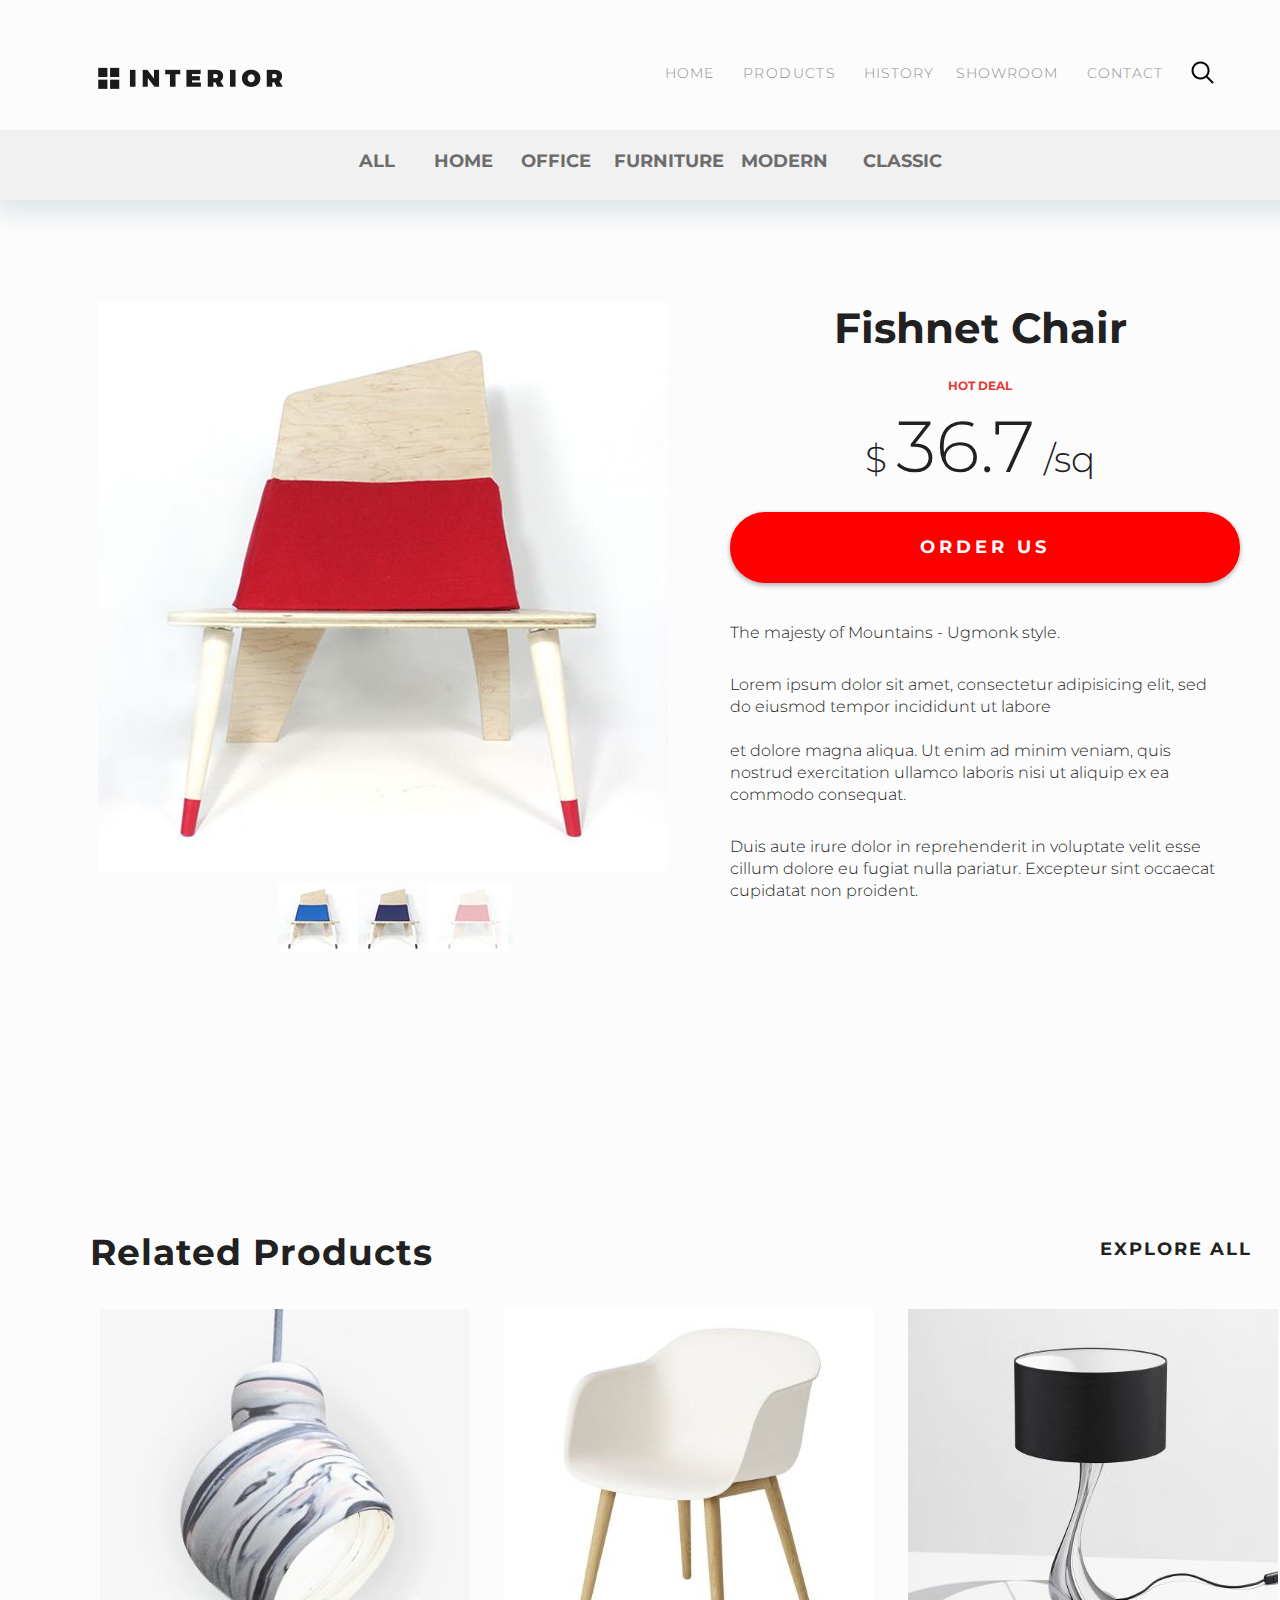
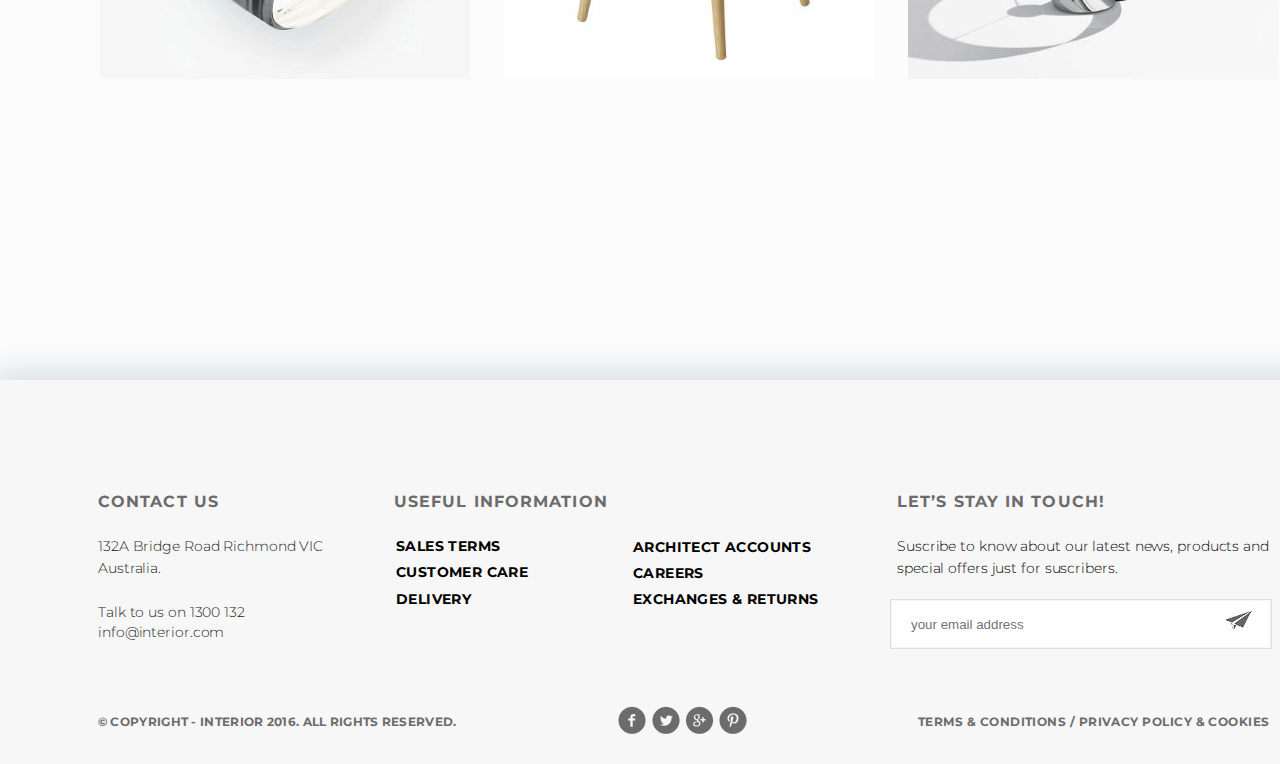
<file: produkt_deails.html>
<!DOCTYPE html>
<html lang="en">

<head>
    <meta charset="UTF-8">
    <link rel="stylesheet" type="text/css" href="css/produkt_deails.css">
    <link rel="stylesheet" type="text/css" href="css/style.css">
    <title>produkt deails</title>
</head>

<body>
    <div class="conteiner3">
       <div class="boxshadows">
        <div class="header2">
            <a href="index.html" class="logo"><img src="img/logo.png" alt="logo"></a>
            <div class="menu">
               <ul>
                    <li class="menu01"><a href="index.html">HOME</a></li>
                    <li class="menu02"><a href="produkt.html">PRODUCTS</a></li>
                    <li class="menu03"><a href="history.html">HISTORY</a></li>
                    <li class="menu04"><a href="produkt_deails.html">SHOWROOM</a></li>
                    <li class="menu05"><a href="contakt.html">CONTACT</a></li>
                </ul>
                <div class="lupa">
                    <a href="#"><img src="img/search.png" alt="lupa"></a>
                </div>
            </div>
        </div>
        
            <div class="block412">
                <div class="menu3">
                    <ul>
                        <li class="all"><a href="#">ALL</a> </li>
                        <li class="all"><a href="index.html">HOME</a></li>
                        <li class="all"><a href="#">OFFICE</a> </li>
                        <li><a href="#">FURNITURE</a></li>
                        <li><a href="#">MODERN</a> </li>
                        <li><a href="#">CLASSIC</a> </li>
                    </ul>
                </div>
            </div>
           </div> 
            <div class="bodyProduktDeails">
                <div class="stul"></div>
                <div class="stulchiki">
                    <ul>
                        <li id="stul">
                            <a href="#"></a>
                        </li>
                        <li id="stul2">
                            <a href="#"></a>
                        </li>
                        <li id="stul3">
                            <a href="#"></a>
                        </li>
                    </ul>
                </div>
                <div class="cena">
                    <ul>
                        <li class="cena1">
                            <h3>Fishnet Chair</h3></li>
                        <li class="cena2">
                            <h6>Hot Deal</h6></li>
                        <li class="cena3">
                           <p class="big">$ <span>36.7</span> /sq</p></li>
                        <li class="Order1"><a href="#" class="Order">Order Us</a></li>
                        <li class="cena5">
                            <p>The majesty of Mountains - Ugmonk style.</p>
                            <br>
                            <p>Lorem ipsum dolor sit amet, consectetur adipisicing elit, sed do eiusmod tempor incididunt ut labore
                                <br>
                                <br> et dolore magna aliqua. Ut enim ad minim veniam, quis nostrud exercitation ullamco laboris nisi ut aliquip ex ea commodo consequat.</p>
                            <br>
                            <p>Duis aute irure dolor in reprehenderit in voluptate velit esse cillum dolore eu fugiat nulla pariatur. Excepteur sint occaecat cupidatat non proident.</p>
                        </li>
                    </ul>
                </div>
            </div>
                <div class="tovar">
                    <div class="block44">
                        <p><a href="#">explore all</a></p> <span>Related Products</span>
                        <div class="block4a">
                            <ul>
                                <li>
                                    <a href=""><img src="img/product-11.jpg" alt="foto"></a>
                                </li>
                                <li class="png">
                                    <a href=""><img src="img/product-21.jpg" alt="foto"></a>
                                </li>
                                <li>
                                    <a href=""><img src="img/product-31.jpg" alt="foto"></a>
                                </li>
                            </ul>
                        </div>
                    </div>
                </div>
            
            <div class="footer">
                 <div class="grey">
             <a href="contakt.html" class="Contact">Contact Us</a>
             <a href="#" class="Useful">Useful Information</a> 
             <a href="#" class="stay">Let’s Stay in Touch!</a>
            </div>
                <div class="adress">
                    <ul>
                        <li>
                            <a href="#"><p>132A Bridge Road Richmond VIC Australia.</p></a>
                        </li>
                        <li id="adress1">
                            <p>Talk to us on 1300 132</p>
                        </li>
                        <li>
                            <a href="#">
                                <p>info@interior.com</p>
                            </a>
                        </li>
                    </ul>
                </div>
                <div class="fmenu">
                    <ul>
                        <li><a href="#"><h4>Sales terms</h4></a></li>
                        <li><a href="#">Customer care</a></li>
                        <li><a href="#">Delivery</a></li>
                    </ul>
                </div>
                <div class="f2menu">
                    <ul>
                        <li><a href="#">Architect accounts</a></li>
                        <li><a href="#">Careers</a></li>
                        <li><a href="#">Exchanges & returns</a></li>
                    </ul>
                </div> <span class="Suscribe">Suscribe to know about our latest news, products and special offers just for suscribers.</span> <span class="Copyright">© Copyright - INTERIOR 2016. All Rights Reserved.</span> <span class="terms">Terms & Conditions  /  Privacy policy & Cookies</span>
                <form action="#">
                    <div class="email">
                        <input type="email" placeholder="your email address">
                        <input type="submit" value=""> </div>
                </form>
                <div class="silka">
                    <ul>
                        <li>
                            <a href="#"></a>
                        </li>
                        <li>
                            <a href="#"></a>
                        </li>
                        <li>
                            <a href="#"></a>
                        </li>
                        <li>
                            <a href="#"></a>
                        </li>
                    </ul>
                </div>
            </div>
        </div>
</body>

</html>
</file>
<file: css/style.css>
@import url('https://fonts.googleapis.com/css?family=Montserrat:100,200,300,400,700');

html {
    background-color: white;
}
body { 
    
    font-family: 'Montserrat', sans-serif;
    max-width: 1366px;
    min-width: 1366px;
    margin: 0 auto; 
   
}
* {
    margin: 0;
    padding: 0;
}
.conteiner {
    margin: 0 auto;
    width: 100%;
    min-width: 1366px;
    max-width: 1366px;   
    background-color: #FCFCFC;
    
}
.header {
    box-shadow: 0px 0px 50px 8px #D5DEE3;
    transform: skewY(0);
    position: relative;
    height: 800px;
    min-width: 600px;
    max-width: 1366px;
    background-image:url(../img/slider-img.jpg);
}
.header .logo {
    transition: 2s;
    margin-left: 98px;
    margin-top: 64px;
    float: left;    
    width: 200px;
    height: 30px;
    margin-right: 316px;
}
.header .logo:hover {
    transform: scale(1.2)
}
.Order {
    display: block;
    text-decoration: none;
    background: #ffffff;
    width: 212px;
    height: 45px;
    text-align: center;
    line-height: 45px;
    border-radius: 22px;
    text-align: center;
    text-transform: uppercase;
    color: #212121;
    font-size: 18px;
    font-weight: 700;
    letter-spacing: 3px;
}
.Order:hover {
     background: #ffffff url(../img/arrow.png) no-repeat 171px 16px;       
     box-shadow: 0px 2px 4.85px 2.15px rgba(33, 33, 33, 0.35); 
}
.Order:active{
    box-shadow: none;
}
.Order span {
    margin-right: 29px;
}
.menu {  
    float: right;
    width: 590px;
    margin-right: 145px;
    margin-top: 49px;  
} 
.menu li {
    position: absolute;
    list-style-type: none;
    width: 80px;
    height: 48px;
    text-align: center;
}
.menu li a:hover {
    font-size: 14px;
    color: #212121;
    font-weight: 700; 
    transform: scale(1.1)
}
.menu li a {
    transition: 0.6s;
    text-decoration: none;
    display: block;
    font-weight: 300;
    font-size: 14px;  
    color: #8c8c8c; 
    line-height: 48px;
    outline: none; 
    width: 100%;
}
.menu05 {
    margin-left: 454px;
    letter-spacing: 1px;
}
.menu05:hover {
    margin-left: 454px;
    letter-spacing: 1px;
    width: 80px;
    border-bottom: 2px solid #000;
    margin-bottom: -2px;
    text-align: center;
}
.menu04 {
    margin-left: 325px;
    letter-spacing: 1px;
    width: 100px;
}
.menu04:hover {
    margin-left: 323px;
    letter-spacing: 1px;
    width: 107px;
    border-bottom: 2px solid #000;
    margin-bottom: -2px;
    text-align: center;
}
.menu03 {
    margin-left: 228px;
    letter-spacing: 1px;
    width: 80px;
}
.menu03:hover {
    margin-left: 228px;
    letter-spacing: 1px;
    width: 80px;
    border-bottom: 2px solid #000;
    margin-bottom: -2px;
    text-align: center;
}
.menu02 {
    margin-left: 112px;
    letter-spacing: 1.4px;
    width: 80px;
}
.menu02:hover {
    margin-left: 107px;
    letter-spacing: 1px;
    width: 100px;
    border-bottom: 2px solid #000;
    margin-bottom: -2px;
    text-align: center;
}
.menu01 {
    margin-left: 18px;
    letter-spacing: 1px;
    width: 80px;
}
.menu01:hover {
     margin-left: 30px;
    letter-spacing: 1px;
    width: 55px;
    border-bottom: 2px solid #000;
    margin-bottom: -2px;
    text-align: center;
}
.lupa {
    transition: 1s;
    float: right;
    margin-top: 12px;
    width: 40px;
    height: 20px;
}
.lupa:hover {
    transform: scale(1.4) rotate(45deg);
}
.lupa a {
    padding-top: 0px;
    margin-left: 10px;
}
.text {
    position: absolute;
    margin-top: 358px; 
    margin-left: 100px;
}
.text h3 {
    color: #43a047;
    font-size: 18px;
    font-weight: 700;
    line-height: 48px;
    margin-top: -2px;
    margin-left: -1.7px;
    letter-spacing: 1.3px;
}
.text h1 {
    color: #212121;
    font-size: 58px;
    font-weight: 200;
    line-height: 72px;
    text-transform: uppercase;  
    margin-left: -6px;
    letter-spacing: -0.49px;
    margin-top: -10.7px;
    
}
.text p {
    color:  #6c6c6c;
    font-size: 14px;
    font-weight: 300;
    line-height: 24px;
    width: 480px;
    margin-bottom: 27px;
    margin-top: 16px;
    margin-left: -2.8px;
    letter-spacing: -0.1px;
}
.round1 {
    position: absolute;
    margin-top: 741px; 
    margin-right: 623px;
    margin-left: 623px;
    width: 150px;
    height: 60px;
}
.round {
    padding-left: 10px;
    width: 140px;
    height: 50px;   
}
.krug1 {
    transition: 0.5s;
    margin-left: 81px;
    padding-top: 2px;
}
.krug2 {
    transition: 0.5s;
    margin-left: 36px;
    padding-top: 2px;
}
.krug3 {
    transition: 0.5s;
     margin-left: -9px;
    padding-top: 2px;
}
.krug1:hover {
    transform: scale(1);
    border-radius: 50%;
    background: #212121;
    width: 38px;
    height: 36px;
    line-height: 20px;
    margin-top: 1px; 
    margin-left: 77px;
}
.krug2:hover {
    transform: scale(1);
    border-radius: 50%;
    background: #212121;
    width: 38px;
    height: 36px;
    margin-top: 1px; 
    margin-left: 31px;
}
.krug3:hover {  
    transform: scale(1);
    border-radius: 50%;
    background: #212121;
    width: 38px;
    height: 36px;
    margin-top: 1px; 
    margin-left: -14px;
}
.round li {
    list-style-type: none;
    position: absolute;
    margin-top: 5px;
    margin-right: 6px;
    border-radius: 50%;
    width: 28px;
    line-height: 15px;
    height: 28px;
    background-color: rgba(33, 33, 33, 0.2); 
}
.round li a {
    text-decoration: none;
    display: block;
    width: 100%;
    height: 100%;   
}
.block2 {
    height: 609px; 
    background-color: #FCFCFC;
}
.featured2 {
    position: relative;
    float: left;
    margin-left: 104px;
    margin-top: 109px;
}
.Featured11 {
    position: absolute;
    display: block; 
    width: 188px;
}
.Featured11 a{
    letter-spacing: -1.1px;
    margin-top: 3px;
}
.New11 {
    margin-left: 188px;
    width: 106px;
}
.New11 a{
    margin-top: 4px;
}
.block2 .featured2 li {
    list-style-type: none;
    float: left;
    height: 60px;
    border-bottom: 1px solid #6c6c6c;
}
.block2 .featured2 li:hover{
    border-bottom: 3px solid #212121; 
    height: 58px;
} 
.block2 li a:hover {
    color: #212121;
    font-size: 36px;
    font-weight: 700;  
}
.block2 li a {
    text-decoration: none;
    color: #6c6c6c;
    font-size: 36px;
    font-weight: 700;
    display: block;
}
.block2 p a {
    display: block;
    float: right;
    text-decoration: none;
    color: #212121;
    font-size: 18px;
    font-weight: 700;
    line-height: 24px;
    margin-top: 133px;
    margin-right: 37.5px;
    text-transform: uppercase;
    letter-spacing: 3.1px;
    width: 240px;
}
.block2 p a:hover {
    background: url(../img/arrow.png) no-repeat 170px 5px;
}
.produkt {
    position: absolute;
    float: left;
    width: 1200px;
    height: 370px;
    margin-top: 170px;
    margin-left: 98px;
}
.produkt1 {
    position: absolute;
    float: left;
    background: url(../img/product-1.jpg);
    width: 270px;
    height: 270px;
    font-weight: 700;
    margin-top: 49px;
    margin-right: 100px;
}
.produkt2 {
    position: absolute;
    float: left;
    background: url(../img/product-2.jpg);
    width: 270px;
    height: 270px;
    margin-top: 49px;
    margin-left: 300px;
    font-weight: 700;
}
.produkt3 {
    position: absolute;
    float: left;
    background: url(../img/product-3.jpg);
    width: 270px;
    height: 270px;
    font-weight: 700;
    margin-top: 50px;
    margin-left: 600px;
}
.produkt4 {
    position: absolute;
    float: left;
    background: url(../img/product-4.jpg);
    width: 270px;
    font-weight: 700;
    height: 270px;
    margin-top: 49px;
    margin-left: 900px;
}
.hover li {
    list-style-type: none;
}
.hover .button {
    margin-top: 62px;
    margin-bottom: 19px;
    margin-left: 111px;
    border-radius: 50%;
    width: 30px;
    line-height: 15px;
    height: 30px;
    border-radius: 50%;
    box-shadow: 2px 2px 8.85px 2.15px rgba(33, 33, 33, 0.35);
    width: 48px;
    height: 48px;
    background-color: #ffffff;
}
.hover .button a {
    display: block;
    height: 40px;
    width: 40px;
    margin-left: 4px;
    padding-top: 8px;
}
.hover .button {
    background: url(../img/arrow.png) no-repeat 20px;
}
.hover .button:hover{
    box-shadow: 3px 3px 10px 1px;
}
.hover .button:active{
    background-color: #DCDDDF;
}
.hover {
    position: absolute;
    float: left;
    width: 270px;
    height: 270px;
    border-width: 1px;
    border-color: #9c9c9c;
    border-style: solid;
    opacity: 0.0;
}
.hover:hover {
    position: absolute;
    float: left;
    width: 270px;
    height: 270px;
    outline: 1px solid #9c9c9c;
}
.hover:hover {
    background-color: #FFFFFF;
    opacity: 0.9;
}
.hover h3 {
    float:left;
    margin-left: 34px;
    margin-top: -5px;
    margin-bottom: 10px;
    width: 200px;
    color: #212121;
    font-size: 21.91px;
    font-weight: 700;
    line-height: 30px;
    text-align: center;
    transform: scaleX(1.0041);
    letter-spacing: -0.6px;
}
.hover p {
    width: 220px;
    margin-top: 12px;
    margin-left: 25px;
    color: #6c6c6c;
    font-size: 13.94px;
    font-weight: 300;
    line-height: 22px;
    text-align: center;
    transform: scaleX(1.0041);  
    letter-spacing: -0.1px;
}

.block3 {
    height: 709px;
    min-width: 800px;
    margin-bottom: 40px;
    background-color: #FCFCFC;
}
.block3 div {
    float: left;
    width: 683px;
    height: 703px; 
}
.block3 .color1 {
    background: url(../img/promo-img1.jpg);
}
.block3 .color2 {
    margin-left: 682px;
    position: absolute;
    background: url(../img/promo-img.jpg);
}
.color1 .text1 {
    display: block;
    height: 290px;
    width: 400px;
    margin-top: 224px; 
    margin-left: 50.8px; 
    letter-spacing: 1.3px;
}
.color2 .text1 {
    display: block;
    height: 290px;
    width: 400px;
    margin-top: 224px; 
    margin-left: 50.8px; 
    letter-spacing: 1.3px; 
}
.text1 h3 {
    color:  #1e88e5;
    font-size: 18px;
    font-weight: 700;
    text-align: left;
    margin-bottom: 6px;
    text-transform: uppercase;
}
.text1 h1 {
    color:  #212121;
    font-size: 36px;
    font-weight: 700;
    margin-bottom: 9px; 
    letter-spacing: -1.2px;
}
.text1 p {
    color:  #6c6c6c;
    font-size: 13.99px;
    line-height: 24px;
    margin-bottom: 30px;
    transform: scaleY(1.0022);
    letter-spacing: -0.3px;
}
.block4 {
    margin-top: -46px;
    position: relative;
    height: 1108px;
    max-width: 1336px;
    min-width: 900px;
    background-color: #FCFCFC;
}
.block4 .block4a {
    position: absolute;
    margin-top: 200px;
    margin-left: 70px;
    min-width: 1300px;
    height: 400px;
    
}
.block4 .block4a .png {
   
}
.block4 .block4b {
    position: absolute;
    margin-top: 601px;
    margin-left: 70px;
    min-width: 1300px;
}
.block4 ul li {
    list-style-type: none;
    display: inline-block;
    width: 370px;
    height: 370px;
    margin-left: 28px;
}
.block4 p a {
    float: right;
    text-decoration: none;
    color: #212121;
    font-size: 18px;
    font-weight: 700;
    line-height: 24px;
    text-align: left;
    margin-top: 113px;
    margin-right: 36px;
    text-transform: uppercase;
    letter-spacing: 3px;
    width: 240px; 
}
.block4 p a:hover {
    background: url(../img/arrow.png) no-repeat 170px 5px;
}
.block4 span {
    float: left;
    font-family: Montserrat;
    color:  #212121;
    font-size: 36px;
    font-weight: 700;
    margin-top: 93px;
    margin-left: 99px;
    letter-spacing: -1.3px;
}
.block5 {
   margin-top: 20px;
    height: 800px;
    background-image: url(../img/slider.jpg);
}
.block5a {
    float: left;
    margin-top: 271px;
    margin-left: 98px;
}
.block5a h3 {
    color:  #e53935;
    font-size: 18px;
    font-weight: 700;
    line-height: 48px;
}
.block5a h3 {
    color:  #e53935;
    font-size: 18px;
    font-weight: 700;
    line-height: 48px;
    text-align: left;
    text-transform: uppercase;
    letter-spacing: 1px;
}
.block5a h1 {
    color:  #212121;
    font-size: 64px;
    font-weight: 100;
    line-height: 72px;
    text-transform: uppercase;
    margin-top: -9px;
    letter-spacing: -4.8px;
}
.block5a p {
    color:  #6c6c6c;
    font-size: 13.99px;
    line-height: 24px;
    margin-bottom: 27px;
    margin-top: 14.2px;
    letter-spacing: -0.2px;
    transform: scaleY(1.0022);
    width: 500px;
}
.block5a span {
    display: block;
    margin-left: 4.0px;
}
.block6 {
    height: 800px;
    background-color: #FCFCFC;
}
.block6 .foto4 {
    float: right;
    width: 600px;
    margin-top: 120px;
    padding-right: 50px;  
}
.block6 .foto4 li {
    list-style-type: none;
    float: right;
    width: 270px;
    height: 270px;
    margin-right: 30px;
    margin-bottom: 30px;
}
.block6a {
    position: absolute;
    width: 570px;
    height: 570px;
    margin-left: 98px;
    margin-top: 120px;
    background: url(../img/product-1-lg.jpg);   
}
.block6a h3 {
    color: #1e88e5;
    font-size: 18px;
    font-weight: 700;
    line-height: 48px;
    margin-top: 171px;
    text-transform: uppercase;
    letter-spacing: 1.1px;
}
.block6a h1 {
    color:  #212121;
    font-size: 36px;
    font-weight: 700;
    margin-top: -8px;
    letter-spacing: -1.3px;
}
.block6a p {
    color:  #6c6c6c;
    font-size: 13.99px;
    font-weight: 300;
    line-height: 24px;
    text-align: left;
    transform: scaleY(1.0022);
    margin-bottom: 29px;
    margin-top: 11.1px;
    letter-spacing: -0.2px;
    width: 350px;  
}
.block6b {
    margin-left: 32px;
}
.block7 {
    height: 516px;
    background: url(../img/back-img.jpg);
}
.block7a {
    float: left;
    margin-top: 125px;
    margin-left: 100px;
}
.block7a h3 {
    color: #6c6c6c;
    font-size: 18px;
    font-weight: 700;
    line-height: 48px;
    text-transform: uppercase;
    letter-spacing: 1.1px;
    margin-top: -16px;
    margin-left: -2px;
}
.block7a h1 {
    color: #212121;
    font-size: 62px;
    font-weight: 100;
    line-height: 72px;
    margin-top: -10px;
    margin-left: -4px;
    letter-spacing: -4px;
    width: 480px;
    text-transform: uppercase;
}
.block7a p {
    color: #6c6c6c;
    font-size: 22px;
    font-weight: 300;
    line-height: 24px;
    margin-top: 9px;
    letter-spacing: -0.4px;
}
.block7a li {
    list-style-type: none;
    float: left;
    width: 135px;
    height: 40px;
    margin-top: 35px;
    margin-right: 4px;
}
.footer { 
    box-shadow: 0px 0px 30px 8px #D5DEE3;
    transform: skewY(0);
    width: 100%;
    max-width: 1366px;
    min-width: 800px;
    height: 384px;
    background-color: #f7f7f7;
}
.footer li {
    list-style-type: none;  
}
.footer a {
     text-decoration: none;
}
.footer .grey {
    float: left;
    padding-top: 90px;
    margin-left: 98px;
    text-transform: uppercase;
     width: 800px;
    height: 100px;
}
.footer .grey a {
    float: left;
    height: 64px;
    width: 320px;
    text-align: left;
    line-height: 64px;
    display: block; 
    letter-spacing: 1.1px;
    text-decoration: none;
    color: #6c6c6c;
    font-weight: 700;
}
.stay {
    position: absolute;
    margin-left: 799px;
}
.Useful {
   margin-left: -50px;
}
.Contact {
    float: left;
    margin-right: 26px;
}
.footer .adress {
    position: absolute;
    margin-top: 157px;
    margin-left: 97px;  
}
.footer .adress li {
    display: block;
    width: 250px;
    font-size: 14px;
    margin-top: -2px;
    font-weight: 300;
    line-height: 22px;
    letter-spacing: -0.1px; 
}
#adress1 {
    margin-top: 22.3px;
}
.footer .fmenu {
    position: absolute;
    margin-top: 152.7px;
    margin-left: 396px;
    line-height: 26.5px;
    text-transform: uppercase;
    letter-spacing: 0.4px;
}
.footer .f2menu {
    position: absolute;
    margin-top: 154px;
    margin-left: 633px;
    font-size: 14px;
    font-weight: 700;
    line-height: 26px;
    text-transform: uppercase;
    letter-spacing: 0.4px;
}
.fmenu a {
    color: black;
    font-size: 14px;
    font-weight: 700;
}
.f2menu a {
    color: black;
    font-size: 14px;
    font-weight: 700;
}
.footer p {
    color:  #212121;
    font-size: 14px;
    font-weight: 300;
    line-height: 22px;
    margin-left: 1px;
}
.footer .Suscribe  {
    position: absolute;
    display: block;
    margin-top: 155px;
    margin-left: 897px;
    width: 380px;
    font-size: 14px;
    font-weight: 300;
    line-height: 22px;
    letter-spacing: -0.1px; 
}
.footer .Copyright {
    position: absolute;
    display: block;
    margin-top: 329px;
    margin-left: 97.9px;
    letter-spacing: 0.3px;
    width: 400px;
    color: #6c6c6c;
    font-size: 12px;
    font-weight: 700;
    line-height: 26px;
    text-transform: uppercase;
}
.footer .terms {
    position: absolute;
    display: block;
    margin-top: 329px;
    margin-left: 918px;
    width: 400px;
    letter-spacing: 0.46px;
    width: 400px;
    color: #6c6c6c;
    font-size: 12px;
    font-weight: 700;
    line-height: 26px;
    text-transform: uppercase;
}
.footer .email {
    position: absolute;
    width: 378px;
    height: 46px;
    border: 1px solid #d9dee1;
    margin-left: 890px;
    margin-top: 219px;
    padding-left: 1px;
    padding-right: 1px;
    padding-top: 1px;
    padding-bottom: 1px;
}
.email input {
    position: absolute;
    background-color: #ffffff;
    width: 350px;
    height: 46px;
}
input[type="email"] {
    display: block;
    border: none; 
    outline: none; 
    width: 310px;
    padding-left: 19px;
}
input[type="submit"] {
    margin-left: 322px;
    width: 55px; 
    height: 46px; 
    background: url(../img/strelka.jpg) no-repeat 50% 50%; 
    border: none; 
    outline: none; 
    padding-left: 1px;
    padding-right: 1px;
    padding-top: 1px;
    padding-bottom: 1px;
}
input[type="submit"]:hover {
    cursor: pointer;
}
.silka {
    position: absolute;
    background: url(../img/social-links.png) no-repeat;
    width: 140px;
    height: 28px;
    margin-left: 618px;
    margin-top: 326px;   
}
.silka li {
    float: left;
    width: 25px;
    height: 20px;
    text-align: center;
    margin-top: 5px;
    padding-right: 2px;
    margin-right: 7px;    
}
.silka li a {
    display: block;
    height: 100%;
    width: 100%;  
}
</file>
<file: css/contakt.css>
@import url('https://fonts.googleapis.com/css?family=Montserrat:100,200,300,400,700');

body { font-family: 'Montserrat', sans-serif;}

* {
    margin: 0;
    padding: 0;
}
.conteiner1 {
    height: 1307px;
    margin: 0 auto;
    min-width: 1366px;
    max-width: 1366px;
}
.bodyContackt {
    height: 563px;
    background-color: #FCFCFC;  
}
.bodyContackt1 {
    margin-left: 70px;
    padding-top: 121px;
}
.bodyContackt1 li {
     list-style-type: none;
}
.bodyContackt1 div {
    height: 563px;
    margin-left: 33px;
    float: left;
    width: 368px;
    height: 368px; 
     border-top: 1px solid #9c9c9c;
    border-left: 1px solid #9c9c9c;
    opacity: 0.7;
    transition: 1s;
    box-shadow: 12px 20px 10px 2px #E0E7EA;
}
.bodyContackt1 div:hover {
   transform: scale(1.1)
       
}
.bodyContackt1 .ul1:hover {
    height: 563px;
    margin-left: 33px;
    outline: 1px solid #9c9c9c;
    background-color: #ffffff;
    opacity: 0.9;
    width: 368px;
    height: 368px;  
}
.header1 {
    box-shadow: 0px 0px 30px 8px #D5DEE3;
    height: 370px;
    background-color: #f5f5f5;
    transform: skewy(0deg);
    margin-bottom: -5px;
}

.header1 .logo {
    transition: 2s;
    margin-left: 98px;
    margin-top: 67px;
    float: left;  
}
.header1 .logo:hover {
    transform: scale(1.2)
}
.header1 h1 {
    color:  #212121;
    font-size: 62px;
    font-weight: 300;
    line-height: 72px;
    display: block;
    position: absolute;
    margin-top: 261px;
    margin-left: 101px;
    transition: 1s;
    
}
.header1 h1:hover {
   transform: scale(1.1)
}
.ul1 ul {
    margin-top: 48px;
}
.ul1 ul li {
    display: block;
    height: 25px;
    width: 200px;
    margin-left: 40px;
}
.ul1 .li1 {
    position: relative;
    background: url(../img/pink.png) no-repeat;
    height: 50px;
    width: 40px;
    margin-left: 160px;
}
.ul1 .li2 {
    color: #212121;
    font-size: 21.91px;
    font-weight: 700;
    line-height: 25px;
    text-align: center;
    transform: scaleX(1.0041);
    margin-left: 80px;
    margin-bottom: 25px;
    margin-top: 22px;
}
.ul1 .li3 {
    color:  #6c6c6c;
    font-size: 14px;
    font-weight: 700;
    line-height: 20.082px;
    text-align: center;
     margin-left: 80px;
}
.ul1 .li4 {
    color:  #212121;
    font-size: 14px;
    font-weight: 700;
    line-height: 20.082px;
    text-align: center;
     margin-left: 80px;
    margin-bottom: 15px;
}
.ul1 .li5 {
    color: #000;
    font-size: 14px;
    font-weight: 300;
    line-height: 20.082px;
    text-align: center;
    transform: scaleX(1.0041);
    width: 280px;   
}
</file>
<file: css/history.css>
.history {
    padding-left: 50px;
    text-transform: uppercase;
    transition: 1s;
}
.history:hover {
    transform: scale(1.2)
}
   
.conteynier5 {
    display: flex;
    justify-content: space-between;
    padding: 110px 20px 80px 20px;
}
.box a {
    text-decoration: none;
}
.box {
    box-shadow: 12px 20px 10px 2px #E0E7EA;
    background-color: #F7F7F7;
    flex-basis: 30%;
    outline: 1px solid #E1E1E1;
    padding: 10px;
    transition: 1s;
}
.box:hover {
    outline: 1px solid #000;
    transform: scale(1.1)
}
.box h3 {
    text-align: center;
}
</file>
<file: css/produkt.css>
.conteiner2 {
    height: 3392px;
    margin: 0 auto;
    min-width: 1266px;
    max-width: 1366px;
    background-color: #FCFCFC;
}
.bodyprodukt {
    height: 1965px;
    background-color: #FCFCFC;
    margin-bottom: 700px;
}
.menu1 {
    position: relative;
    margin-left: 30px;
    margin-top: 55px; 
    padding-top: 20px;
    padding-bottom: 20px; 
} 
.menu1 .all {
    text-align: center;
}
.menu1 li {
    position: relative;
    display: inline-block;
    list-style-type: none;
    height: 34px;
    width: 120px;
    text-align: center;
    border-bottom: 1px solid #6c6c6c;
    margin-right: -4px; 
}
.menu1 li a:hover {
    display: block;
    color: #212121;
    font-weight: 700;
    font-size: 18px; 
    height: 100%;
    width: 100%;   
}
.menu1 li:hover {
    border-bottom: 3px solid #000;
    color: #212121;
    font-weight: 700;
    height: 32px;
    margin-bottom: -4px;
}
.menu1 li a {
    text-decoration: none;
    display: block;
    color: #6c6c6c;
    font-size: 18px;
    font-weight: 700;
    height: 30px;
    transition: 1s;
}
.menu1 li a:hover {
    transform: scale(1.2)
}
.block41 {
    position: relative;
    height: 1580px;
    min-width: 1366px;
    background-color: #FCFCFC;
}
.block41 .block4a li {
    float: left;
    list-style-type: none;
    margin-top: 30px;
    margin-left: 65px;
}
.block41 .block4b li {
    float: left;
    list-style-type: none;
    margin-top: 30px;
    margin-left: 65px;
}
.block41 {
    margin-bottom: 250px;
}
#load {
    transition: transform 1s;
    padding-right: 12px;
    margin-bottom: 100px;
    margin-left: 655px;
    background-color: #FCFCFC;
    height: 30px;
    width: 30px;
}
#load:hover {
    transform: rotate(-360deg) scale(1.2);
    -o-transform: rotate(-360deg);
}
#load a {
    text-decoration: none;
}
</file>
<file: css/produkt_deails.css>
.conteiner3 {
    height: 2180px;
    margin: 0 auto;
    min-width: 1366px;
    max-width: 1366px;
    background-color: #FCFCFC;
}
.boxshadows {
    box-shadow: 0px 0px 30px 8px #D5DEE3;
    transform: skewY(0deg);
    margin-bottom: 30px;
}
.header2 {
    height: 130px;
    background-color: #FCFCFC;
}
.header2 .logo {
    transition: 1s;
    margin-left: 98px;
    margin-top: 67px;
    float: left;        
}
.header2 .logo:hover {
    transform: scale(1.2)
}
.menu2 {
    float: right;
    margin-right: 180px;
    margin-top: 67px;  
} 
.menu2 li {
    float: left;
    list-style-type: none;
    height: 48px;
    width: 120px;
    text-align: center;
}
.menu2 li a:hover {
    display: block;
    font-size: 14px;
    color: #212121;
    font-weight: 700;
    height: 100%;
    width: 100%;
}
.menu2 li:hover{
    border-bottom: 2px solid #000;
    margin-bottom: -2px;
}
.menu2 li a {
    text-decoration: none;
    display: block;   
    height: 48px;
    width: 120px;
    line-height: 24px;
    padding-top: 15px;
    color: #6c6c6c;
    font-size: 17.99px;
    font-weight: 700;
    text-align: center;
    transform: scaleY(1.0006);
}
.block412 {
     height: 70px;
     background-color: #F1F1F1;
     margin-bottom: 10px;
}
.menu3 {
    float: left;
    margin-left: 320px;
    padding-top: 20px;  
} 
.menu3 .all {
    text-align: right;
    width: 75px;
    margin-right: 19px;
}
.menu3 li {
    display: inline-block;
    list-style-type: none;
    height: 34px;
    width: 100px;
    text-align: right; 
    margin-right: 10px;
}
.menu3 li a:hover {
    display: block;
    color: #212121;
    font-weight: 700;
    font-size: 18px; 
    height: 100%;
    width: 100%; 
    transform: scale(1.2)
}
.menu3 li a {
    transition: 1s;
    text-decoration: none;
    display: block;
    color: #6c6c6c;
    font-size: 18px;
    font-weight: 700;
    height: 30px;
}
.bodyProduktDeails {
    height: 800px;
    width: 1366px;
    background-color: #FCFCFC;
}
.stul {
    float: left;
    height: 570px;
    width: 570px;
    margin-left: 98px;
    margin-top: 72px;
    background: url(../img/product-slider.jpg)   
}
.tovar {
    height: 850px;
    width: 1350px;
    margin-left: -10px;
}
.stulchiki {
   float: left;
    height: 70px;
    width: 235px;
    margin-left: -390px;
    margin-top: 652px;
    background: url(../img/controll.jpg);
}
.stulchiki li {
    display: block;
    float: left;
    height: 70px;
    width: 70px;
}
.stulchiki li a {
    display: block;
    text-decoration: none;
    height: 100%;
    width: 100%;
    height: 70px;
    width: 70px;
}
.block44 {
    margin-top: 100px;
    background-color: #FCFCFC;
}
.block44 .block4a {
    float: left;
    margin-top: 35px;
    margin-left: 80px;
    
}
.block44 .block4a .png {
    background-color: #EEECED;
}
.block44 ul li {
    list-style-type: none;
    display: inline-block;
    width: 370px;
    height: 370px;
    margin-left: 30px;
}
.block44 p a {
    float: right;
    text-decoration: none;
    color: #212121;
    font-size: 18px;
    font-weight: 700;
    line-height: 24px;
    text-align: left;
    margin-top: 107px;
    text-transform: uppercase;
    letter-spacing: 2px;
    width: 240px; 
}
.block44 p a:hover {
    background: url(../img/arrow.png) no-repeat 170px 6px;
}
.block44 span {
    float: left;
    color:  #212121;
    font-size: 36px;
    font-weight: 700;
    margin-top: 100px;
    margin-left: 100px;
    letter-spacing: 1px;
}
.cena {
    position: absolute;
    height: 600px;
    width: 570px;
    margin-left: 700px;
    margin-top: 72px;
}
.cena li {
    display: block;
    margin-bottom: 10px;
    height: 50px;
    width: 500px;
    margin-left: 30px;
}
.cena1 {
    text-align: center;
    color: #212121;
    font-size: 35.98px;
    font-weight: 700;
    transform: scaleY(1.0005);
}
.cena2 {
    text-align: center;
    color: #e53935;
    font-size: 18px;
    font-weight: 700;
    line-height: 48px;
    transform: scaleY(1.0005);
    text-transform: uppercase;
}
.cena3 {
    text-align: center;
    align-items: center;
}
.cena3 .big { 
    color: #212121;
    font-size: 36px;
    font-weight: 300;
    line-height: 48px;   
}

.cena3 span {
    color: #212121;
    font-size: 72px;
    font-weight: 300;
    line-height: 48px;
    text-align: center;
    transform: scaleY(1.0005);
}
.cena .cena5 {
    margin-top: 60px;
    color: #212121;
    font-size: 16px;
    font-weight: 300;
    line-height: 30px; 
    text-align: left;
    transform: scaleY(1.0005);
    height: 300px;
}
.cena5 p {
    line-height: 22px;
}
.cena .Order1 {
    margin-top: 40px;
    outline: none;
}
.Order1 a {
    text-decoration: none;
    background: red;
    width: 510px;
    height: 71px;
    text-align: center;
    line-height: 71px;
    border-radius: 35px;
    text-transform: uppercase;
    color: #FFF;
    font-size: 18px;
    font-weight: 700;
    letter-spacing: 4px;
    box-shadow: 0px 2px 4.85px 0.15px rgba(33, 33, 33, 0.35)
}
.Order1 a:hover {
     background: red url(../img/arrow1.png) no-repeat 350px 22px;       
     box-shadow: 0px 2px 4.85px 2.15px rgba(33, 33, 33, 0.35); 
}
</file>
